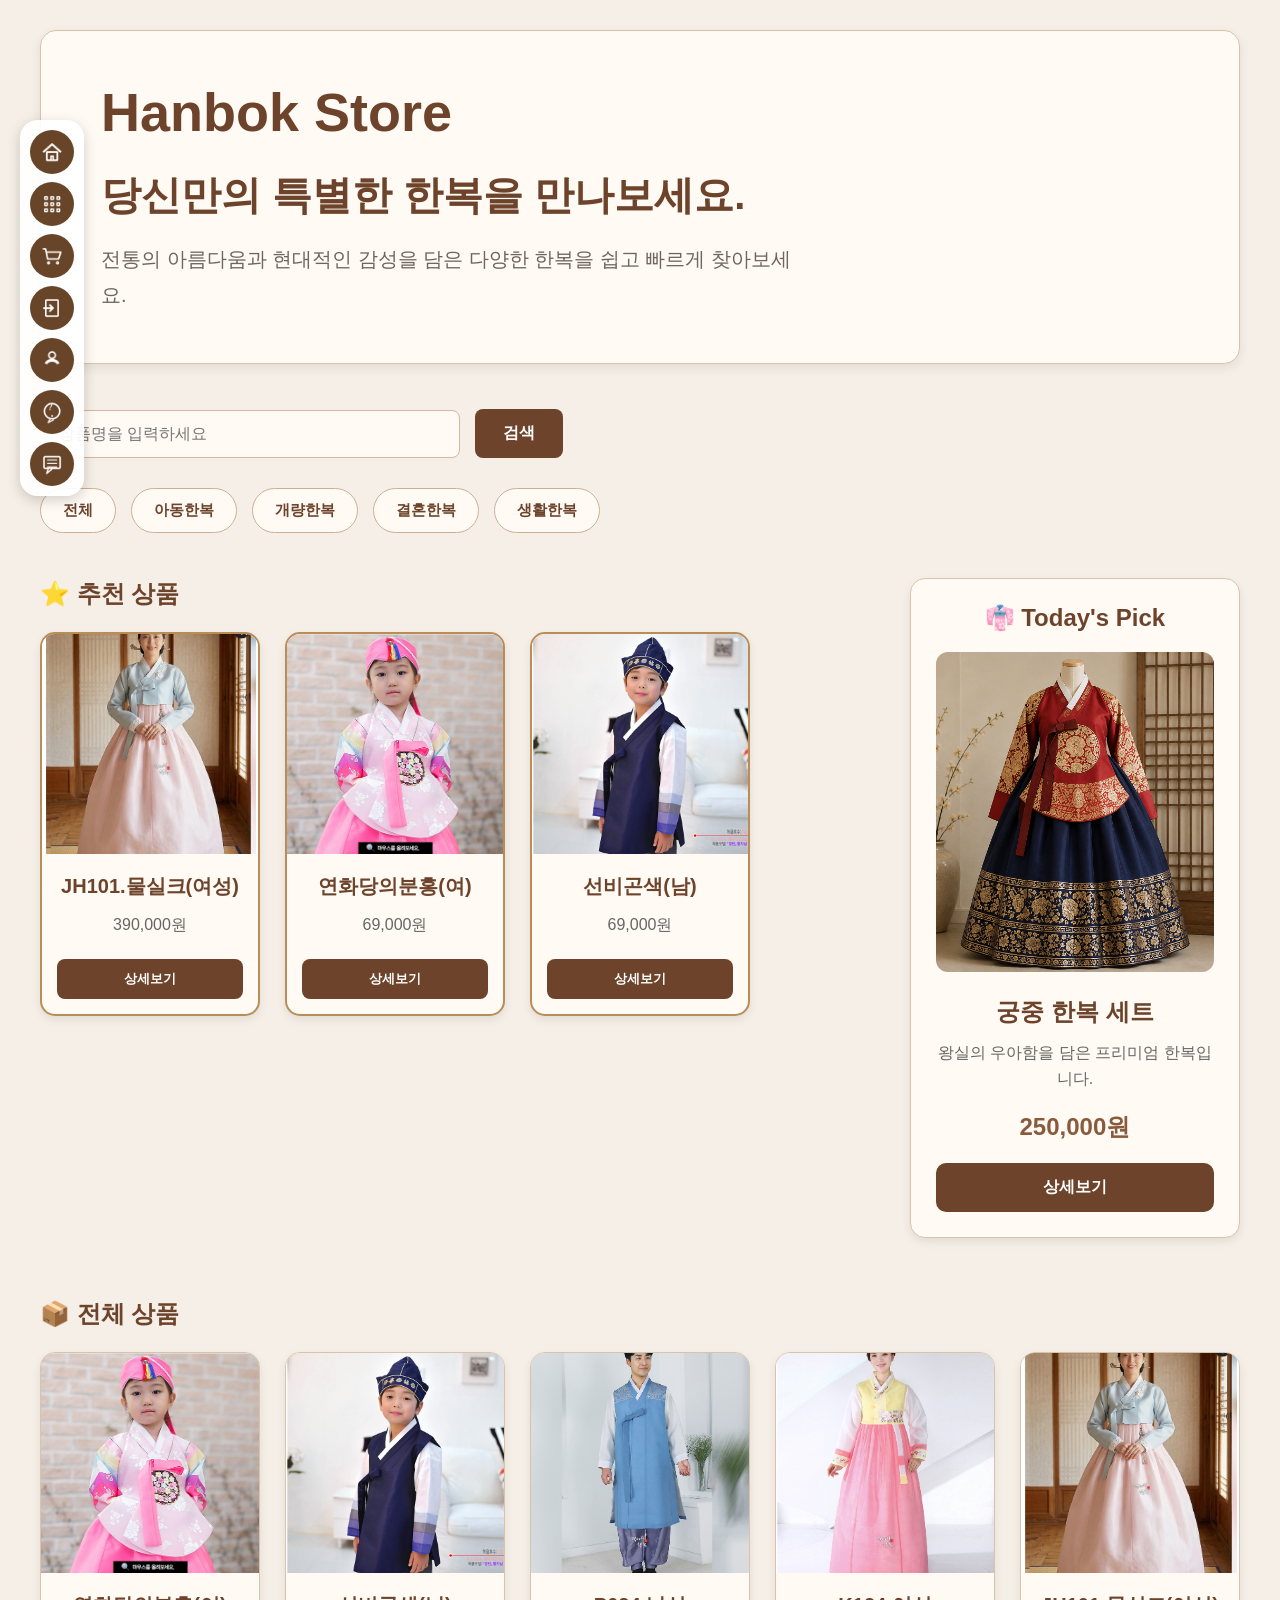
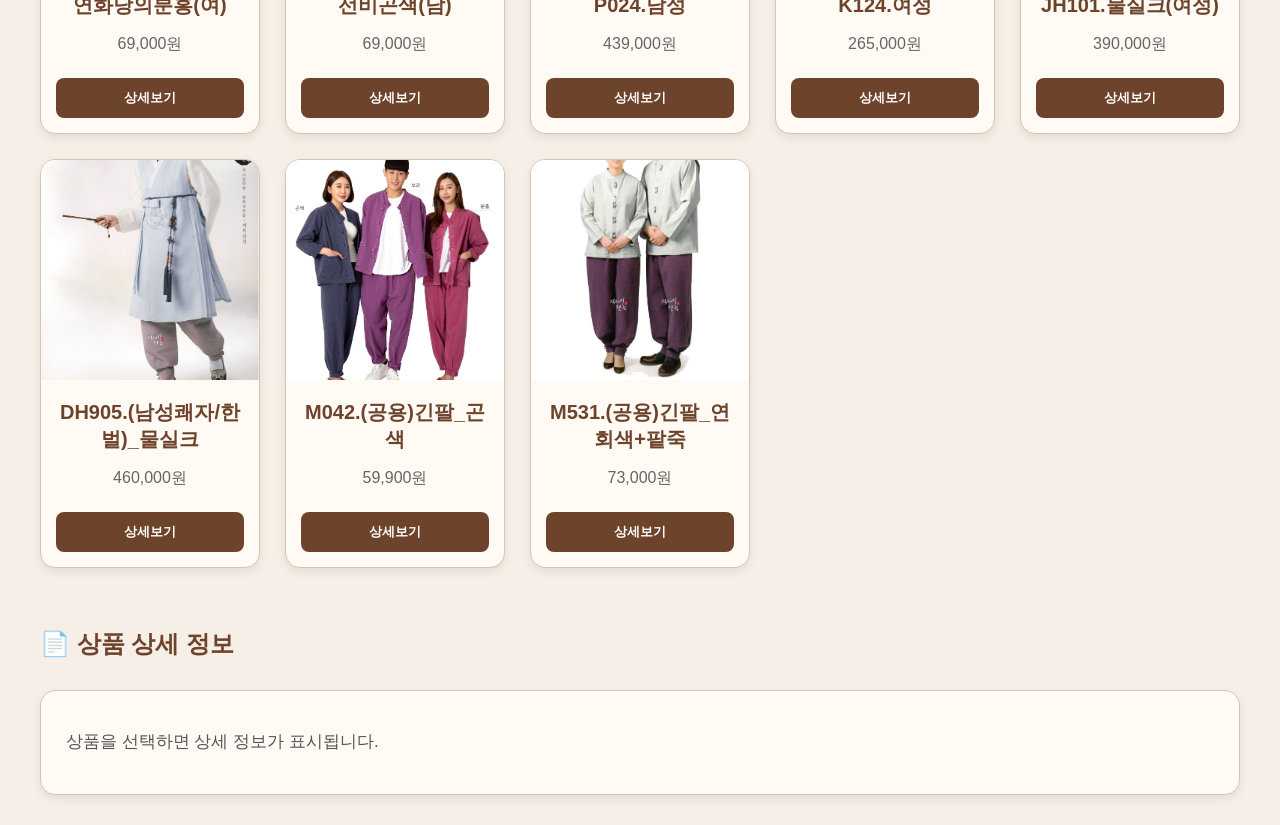
<file: html/index.html>
<!DOCTYPE html>
<html lang="ko">
<head>
    <meta charset="UTF-8">
    <meta name="viewport" content="width=device-width, initial-scale=1.0">
    <title>Hanbok Store</title>
    <link rel="stylesheet" href="../css/floating-nav.css">
    <link rel="stylesheet" href="../css/index.css">
    <script src="../js/index.js" defer></script>
</head>
<body>
    <nav class="floating-nav">
  <a href="index.html">
    <img src="../image/icons/home.png" alt="Home">
  </a>

  <a href="products.html">
    <img src="../image/icons/category.png" alt="Category">
  </a>

  <a href="cart.html">
    <img src="../image/icons/cart.png" alt="Cart">
  </a>

  <a href="login.html">
    <img src="../image/icons/login.png" alt="Login">
  </a>

  <a href="mypage.html">
    <img src="../image/icons/mypage.png" alt="Mypage">
  </a>

  <a href="qna.html">
    <img src="../image/icons/qna.png" alt="Q&A">
  </a>

  <a href="review.html">
    <img src="../image/icons/review.png" alt="Review">
  </a>
</nav>

<div class="container">

    <!-- Header -->
    <header class="main-header">

        <div class="header-left">

            <h1>Hanbok Store</h1>

            <h2>당신만의 특별한 한복을 만나보세요.</h2>

            <p>
                전통의 아름다움과 현대적인 감성을 담은
                다양한 한복을 쉽고 빠르게 찾아보세요.
            </p>

        </div>

    </header>

    <main>

        <!-- 검색 -->
        <section class="search-box">

            <input
                type="text"
                id="searchInput"
                placeholder="상품명을 입력하세요">

            <button id="searchBtn">
                검색
            </button>

        </section>

        <!-- 카테고리 -->
        <section class="category">

            <button class="categoryBtn" data-category="전체">전체</button>

            <button class="categoryBtn" data-category="아동한복">아동한복</button>

            <button class="categoryBtn" data-category="개량한복">개량한복</button>

            <button class="categoryBtn" data-category="결혼한복">결혼한복</button>

            <button class="categoryBtn" data-category="생활한복">생활한복</button>

        </section>

        <!-- 추천상품 + Today's Pick -->
        <section class="main-product-area">

            <!-- 추천상품 -->
            <div class="recommend-section">

                <h2>⭐ 추천 상품</h2>

                <div id="recommendList" class="card-wrap">

                </div>

            </div>

            <!-- Today's Pick -->
            <aside class="today-pick">

                <h2>👘 Today's Pick</h2>

                <div class="pick-card">

                    <img src="../image/hanbok1.png" alt="Today's Pick">

                    <h3>궁중 한복 세트</h3>

                    <p>
                        왕실의 우아함을 담은
                        프리미엄 한복입니다.
                    </p>

                    <strong>250,000원</strong>

                    <button type="button">
                        상세보기
                    </button>

                </div>

            </aside>

        </section>

        <!-- 전체 상품 -->
        <section class="product-section">

            <h2>📦 전체 상품</h2>

            <div id="productList" class="card-wrap">

            </div>

        </section>

        <!-- 상세보기 -->
        <section class="detail-section">

            <h2>📄 상품 상세 정보</h2>

            <div id="detail">

                <p>
                    상품을 선택하면 상세 정보가 표시됩니다.
                </p>

            </div>

        </section>

    </main>

</div>

</body>
</html>
</file>
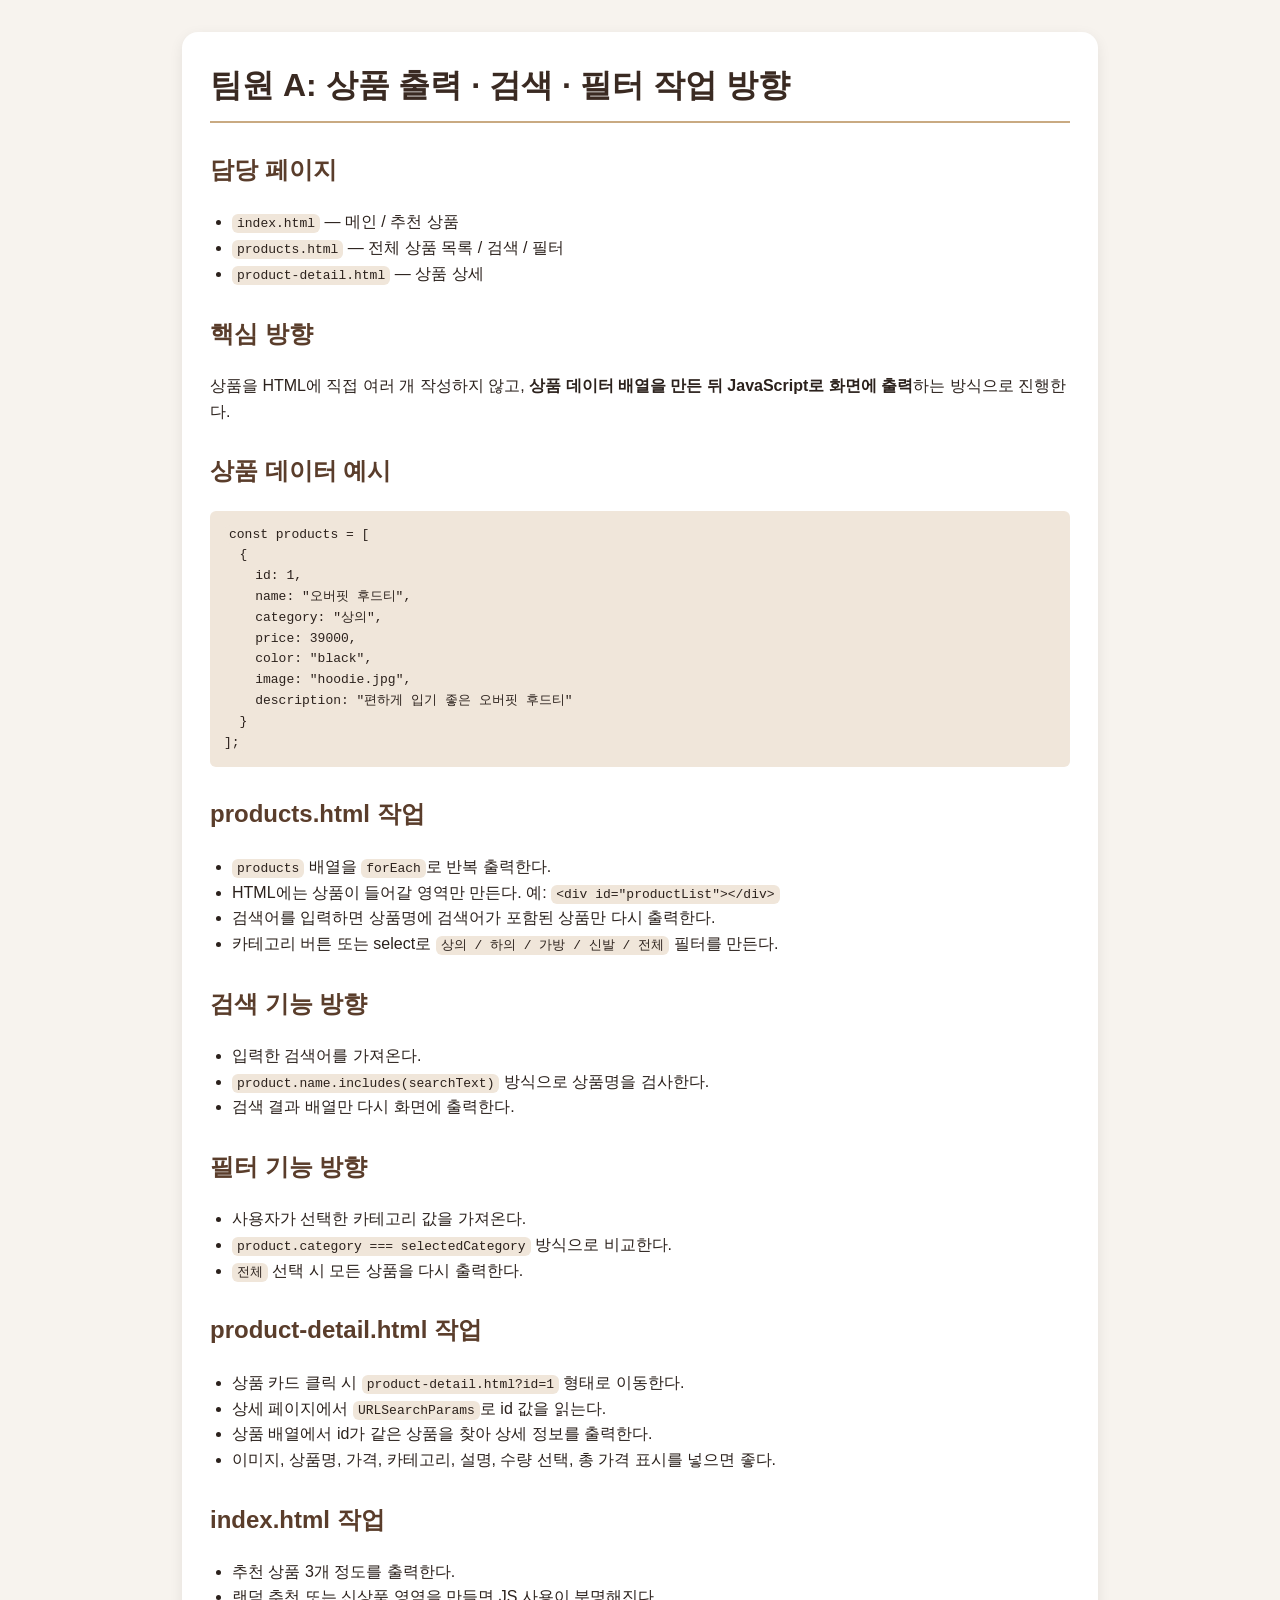
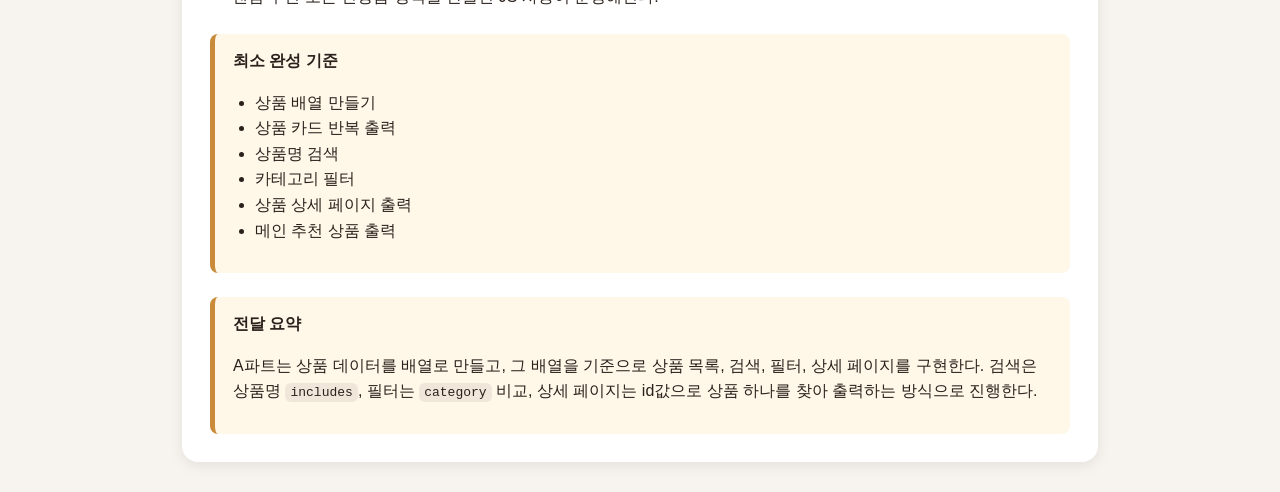
<file: docs/team_a_product_direction.html>
<!DOCTYPE html>
<html lang="ko">
<head>
  <meta charset="UTF-8">
  <meta name="viewport" content="width=device-width, initial-scale=1.0">
  <title>팀원 A 상품 파트 작업 방향</title>
  <style>
    body {
      font-family: Arial, "Noto Sans KR", sans-serif;
      line-height: 1.6;
      margin: 0;
      padding: 32px;
      background: #f7f3ee;
      color: #2b211c;
    }
    main {
      max-width: 860px;
      margin: 0 auto;
      padding: 28px;
      background: #fff;
      border-radius: 16px;
      box-shadow: 0 4px 14px rgba(0,0,0,0.08);
    }
    h1 {
      margin-top: 0;
      color: #3a2a22;
      border-bottom: 2px solid #c9aa82;
      padding-bottom: 10px;
    }
    h2 {
      margin-top: 28px;
      color: #5a3d2b;
    }
    ul {
      padding-left: 22px;
    }
    code, pre {
      background: #f0e6da;
      border-radius: 6px;
    }
    code {
      padding: 2px 5px;
    }
    pre {
      padding: 14px;
      overflow-x: auto;
    }
    .summary {
      background: #fff7e8;
      border-left: 5px solid #c98b3a;
      padding: 14px 18px;
      margin-top: 24px;
      border-radius: 8px;
    }
  </style>
</head>
<body>
  <main>
    <h1>팀원 A: 상품 출력 · 검색 · 필터 작업 방향</h1>

    <h2>담당 페이지</h2>
    <ul>
      <li><code>index.html</code> — 메인 / 추천 상품</li>
      <li><code>products.html</code> — 전체 상품 목록 / 검색 / 필터</li>
      <li><code>product-detail.html</code> — 상품 상세</li>
    </ul>

    <h2>핵심 방향</h2>
    <p>
      상품을 HTML에 직접 여러 개 작성하지 않고,
      <strong>상품 데이터 배열을 만든 뒤 JavaScript로 화면에 출력</strong>하는 방식으로 진행한다.
    </p>

    <h2>상품 데이터 예시</h2>
    <pre><code>const products = [
  {
    id: 1,
    name: "오버핏 후드티",
    category: "상의",
    price: 39000,
    color: "black",
    image: "hoodie.jpg",
    description: "편하게 입기 좋은 오버핏 후드티"
  }
];</code></pre>

    <h2>products.html 작업</h2>
    <ul>
      <li><code>products</code> 배열을 <code>forEach</code>로 반복 출력한다.</li>
      <li>HTML에는 상품이 들어갈 영역만 만든다. 예: <code>&lt;div id="productList"&gt;&lt;/div&gt;</code></li>
      <li>검색어를 입력하면 상품명에 검색어가 포함된 상품만 다시 출력한다.</li>
      <li>카테고리 버튼 또는 select로 <code>상의 / 하의 / 가방 / 신발 / 전체</code> 필터를 만든다.</li>
    </ul>

    <h2>검색 기능 방향</h2>
    <ul>
      <li>입력한 검색어를 가져온다.</li>
      <li><code>product.name.includes(searchText)</code> 방식으로 상품명을 검사한다.</li>
      <li>검색 결과 배열만 다시 화면에 출력한다.</li>
    </ul>

    <h2>필터 기능 방향</h2>
    <ul>
      <li>사용자가 선택한 카테고리 값을 가져온다.</li>
      <li><code>product.category === selectedCategory</code> 방식으로 비교한다.</li>
      <li><code>전체</code> 선택 시 모든 상품을 다시 출력한다.</li>
    </ul>

    <h2>product-detail.html 작업</h2>
    <ul>
      <li>상품 카드 클릭 시 <code>product-detail.html?id=1</code> 형태로 이동한다.</li>
      <li>상세 페이지에서 <code>URLSearchParams</code>로 id 값을 읽는다.</li>
      <li>상품 배열에서 id가 같은 상품을 찾아 상세 정보를 출력한다.</li>
      <li>이미지, 상품명, 가격, 카테고리, 설명, 수량 선택, 총 가격 표시를 넣으면 좋다.</li>
    </ul>

    <h2>index.html 작업</h2>
    <ul>
      <li>추천 상품 3개 정도를 출력한다.</li>
      <li>랜덤 추천 또는 신상품 영역을 만들면 JS 사용이 분명해진다.</li>
    </ul>

    <div class="summary">
      <strong>최소 완성 기준</strong>
      <ul>
        <li>상품 배열 만들기</li>
        <li>상품 카드 반복 출력</li>
        <li>상품명 검색</li>
        <li>카테고리 필터</li>
        <li>상품 상세 페이지 출력</li>
        <li>메인 추천 상품 출력</li>
      </ul>
    </div>

    <div class="summary">
      <strong>전달 요약</strong>
      <p>
        A파트는 상품 데이터를 배열로 만들고, 그 배열을 기준으로 상품 목록, 검색, 필터, 상세 페이지를 구현한다.
        검색은 상품명 <code>includes</code>, 필터는 <code>category</code> 비교, 상세 페이지는 id값으로 상품 하나를 찾아 출력하는 방식으로 진행한다.
      </p>
    </div>
  </main>
</body>
</html>
</file>
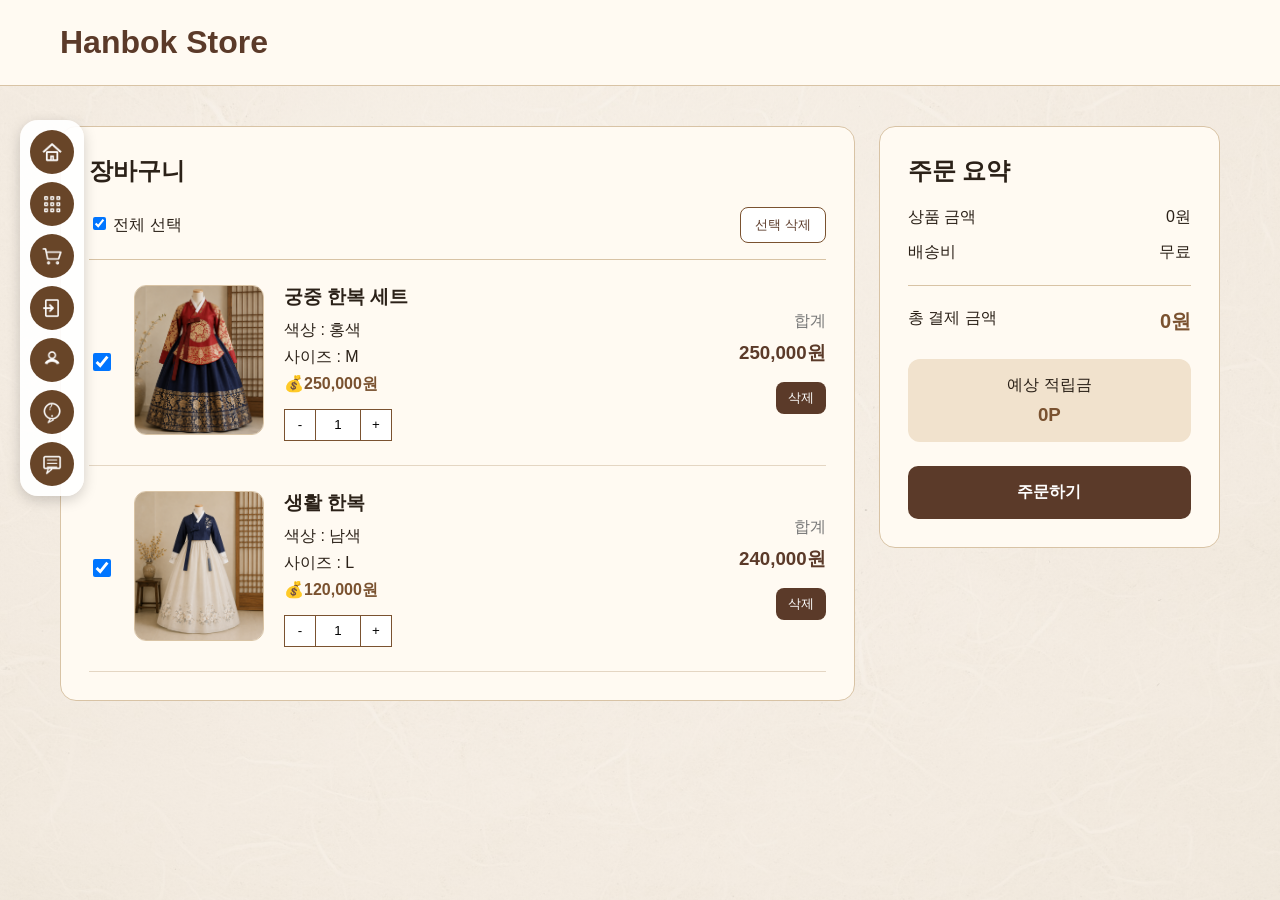
<file: html/cart.html>
<!DOCTYPE html>
<html lang="ko">
<head>
    <meta charset="UTF-8">
    <meta name="viewport" content="width=device-width, initial-scale=1.0">
    <title>Hanbok Store - Cart</title>
    <link rel="stylesheet" href="../css/floating-nav.css">
    <link rel="stylesheet" href="../css/cart.css">
    <script src="../js/cart.js" defer></script>
</head>
<body>
    <nav class="floating-nav">
  <a href="index.html">
    <img src="../image/icons/home.png" alt="Home">
  </a>

  <a href="products.html">
    <img src="../image/icons/category.png" alt="Category">
  </a>

  <a href="cart.html">
    <img src="../image/icons/cart.png" alt="Cart">
  </a>

  <a href="login.html">
    <img src="../image/icons/login.png" alt="Login">
  </a>

  <a href="mypage.html">
    <img src="../image/icons/mypage.png" alt="Mypage">
  </a>

  <a href="qna.html">
    <img src="../image/icons/qna.png" alt="Q&A">
  </a>

  <a href="review.html">
    <img src="../image/icons/review.png" alt="Review">
  </a>
</nav>

    <header class="cart-header">
        <h1>Hanbok Store</h1>
    </header>

    <main class="cart-page">

        <section class="cart-section">
            <h2>장바구니</h2>

            <div class="cart-top">
                <label>
                    <input type="checkbox" id="allCheck" checked>
                    전체 선택
                </label>

                <button type="button" id="deleteButton">
                    선택 삭제
                </button>
            </div>

            <div class="cart-item">
                <input type="checkbox" class="item-check" checked>

                <div class="item-image">
                    <img src="../image/hanbok1.png" alt="궁중 한복 세트">
                </div>

                <div class="item-info">
                    <h3>궁중 한복 세트</h3>
                    <p>색상 : 홍색</p>
                    <p>사이즈 : M</p>
                    <p class="price">💰250,000</p>

                    <div class="quantity-box">
                        <button type="button" class="minus-button">-</button>
                        <input type="text" class="quantity-input" value="1" readonly>
                        <button type="button" class="plus-button">+</button>
                    </div>
                </div>

                <div class="item-total">
                    <p>합계</p>
                    <h3 class="item-price-total">250,000원</h3>
                    <button type="button" class="remove-button">삭제</button>
                </div>
            </div>

            <div class="cart-item">
                <input type="checkbox" class="item-check" checked>

                <div class="item-image">
                    <img src="../image/hanbok2.png" alt="생활 한복">
                </div>

                <div class="item-info">
                    <h3>생활 한복</h3>
                    <p>색상 : 남색</p>
                    <p>사이즈 : L</p>
                    <p class="price">💰120,000</p>

                    <div class="quantity-box">
                        <button type="button" class="minus-button">-</button>
                        <input type="text" class="quantity-input" value="1" readonly>
                        <button type="button" class="plus-button">+</button>
                    </div>
                </div>

                <div class="item-total">
                    <p>합계</p>
                    <h3 class="item-price-total">240,000원</h3>
                    <button type="button" class="remove-button">삭제</button>
                </div>
            </div>
        </section>

        <aside class="payment-box">
            <h2>주문 요약</h2>

            <div class="price-info">
                <p>
                    <span>상품 금액</span>
                    <span id="productPrice">0원</span>
                </p>

                <p>
                    <span>배송비</span>
                    <span id="deliveryPrice">무료</span>
                </p>

                <hr>

                <p class="total-price">
                    <span>총 결제 금액</span>
                    <strong id="totalPrice">0원</strong>
                </p>
            </div>

            <div class="point-box">
                <p>예상 적립금</p>
                <h3 id="point">0P</h3>
            </div>

            <button type="button" id="orderButton" onclick="location.href='order.html'">
                주문하기
            </button>
        </aside>

    </main>

</body>
</html>
</file>
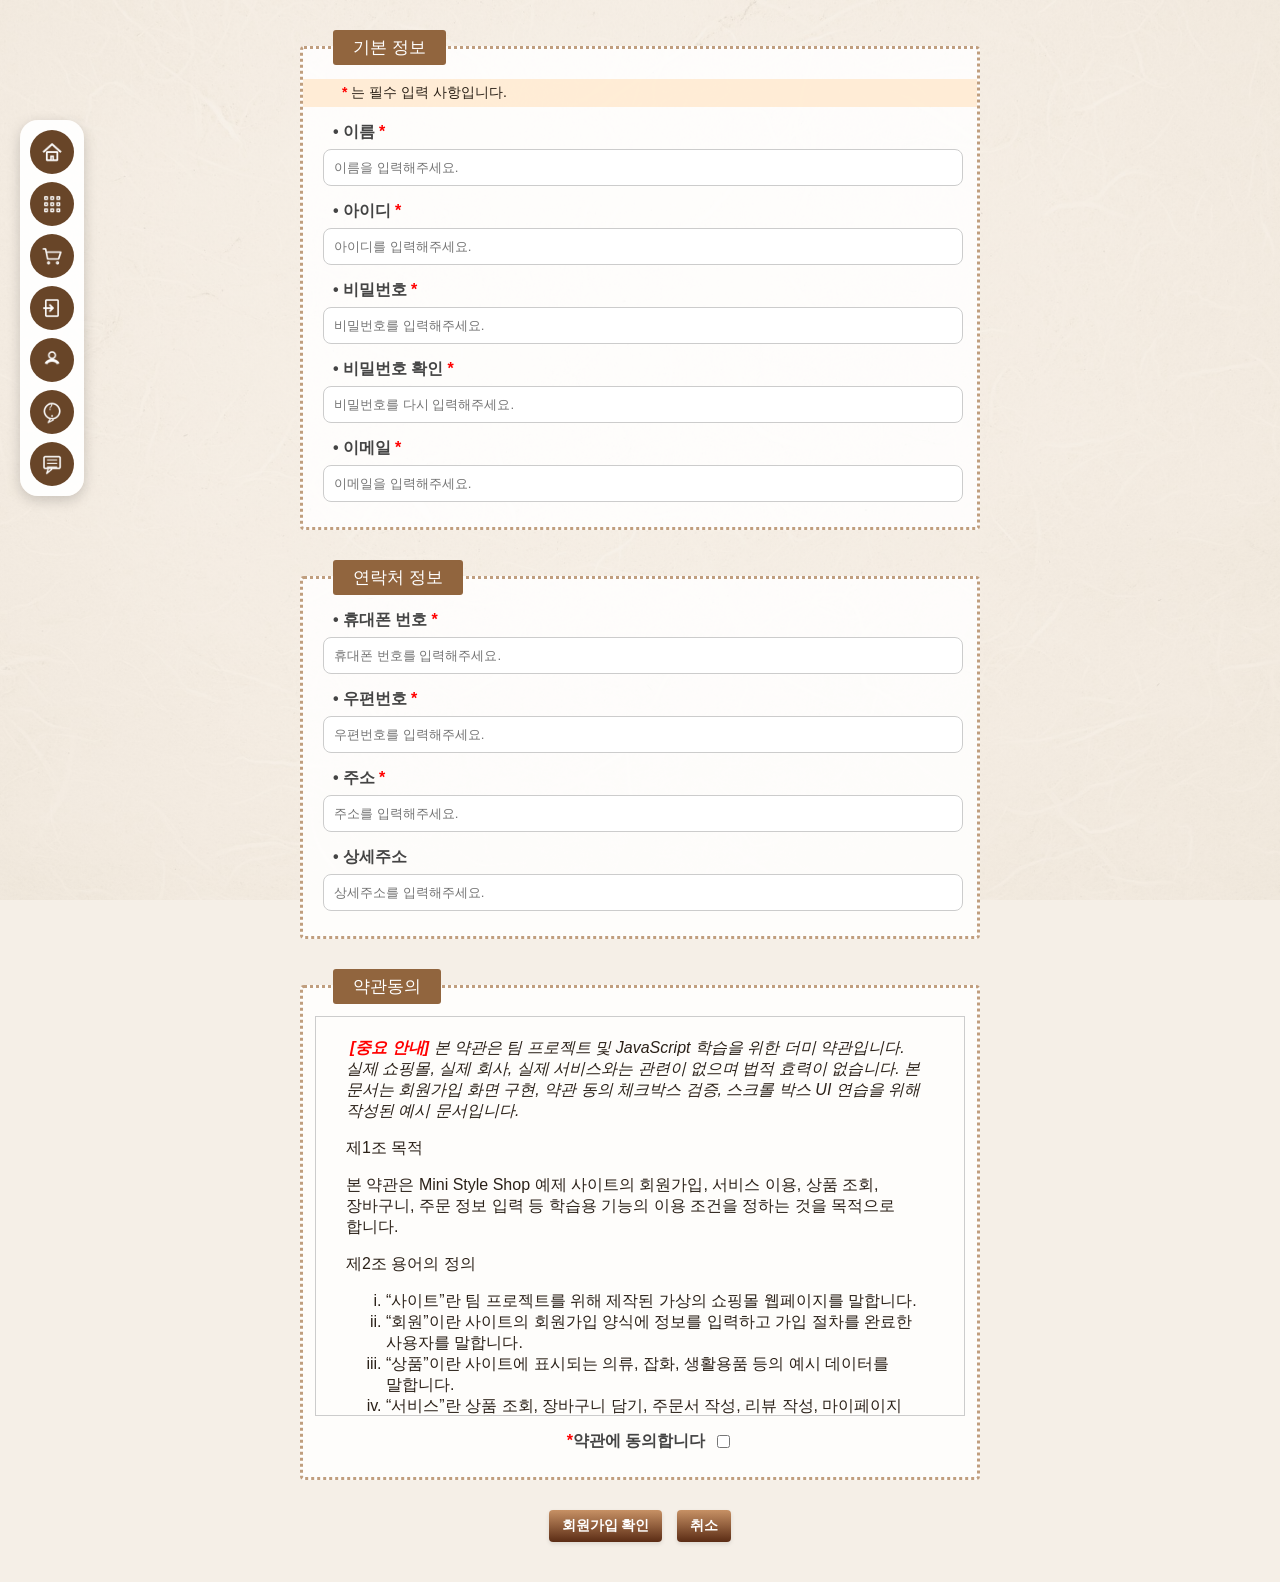
<file: html/join.html>
<!doctype html>
<html lang="ko">
  <head>
    <meta charset="UTF-8" />
    <meta name="viewport" content="width=device-width, initial-scale=1.0" />
    <link rel="stylesheet" href="../css/floating-nav.css" />
    <link rel="stylesheet" href="../css/commonforloginjoinmypage.css" />
    <link rel="stylesheet" href="../css/join.css" />
    <script src="../js/join.js" defer></script>
    <title>회원가입</title>
  </head>
  <body>
    <div class="join-container">
      <!-- 회원가입 전체 폼 시작 -->
      <form id="joinForm">
        <fieldset class="join-box">
          <legend>기본 정보</legend>
          <p class="required-guide">
            <span class="required">*</span> 는 필수 입력 사항입니다.
          </p>

          <div class="join-box__input">
            <label for="userName">이름<span class="required">*</span></label>
            <input
              type="text"
              id="userName"
              name="userName"
              placeholder="이름을 입력해주세요."
            />
          </div>

          <div class="join-box__input">
            <label for="userId">아이디<span class="required">*</span></label>
            <input
              type="text"
              id="userId"
              name="userId"
              placeholder="아이디를 입력해주세요."
            />
          </div>

          <div class="join-box__input">
            <label for="userPw">비밀번호<span class="required">*</span></label>
            <input
              type="password"
              id="userPw"
              name="userPw"
              placeholder="비밀번호를 입력해주세요."
            />
          </div>

          <div class="join-box__input">
            <label for="userPwCheck"
              >비밀번호 확인<span class="required">*</span></label
            >
            <input
              type="password"
              id="userPwCheck"
              name="userPwCheck"
              placeholder="비밀번호를 다시 입력해주세요."
            />
          </div>

          <div class="join-box__input">
            <label for="email">이메일<span class="required">*</span></label>
            <input
              type="email"
              id="email"
              name="email"
              placeholder="이메일을 입력해주세요."
            />
          </div>
        </fieldset>

        <fieldset class="join-box">
          <legend>연락처 정보</legend>
          <div class="join-box__input">
            <label for="phone"
              >휴대폰 번호<span class="required">*</span></label
            >
            <input
              type="tel"
              id="phone"
              name="phone"
              placeholder="휴대폰 번호를 입력해주세요."
            />
          </div>

          <div class="join-box__input">
            <label for="postcode"
              >우편번호<span class="required">*</span></label
            >
            <input
              type="text"
              id="postcode"
              name="postcode"
              placeholder="우편번호를 입력해주세요."
            />
          </div>

          <div class="join-box__input">
            <label for="address">주소<span class="required">*</span></label>
            <input
              type="text"
              id="address"
              name="address"
              placeholder="주소를 입력해주세요."
            />
          </div>
          <div class="join-box__input">
            <label for="detailAddress">상세주소</label>
            <input
              type="text"
              id="detailAddress"
              name="detailAddress"
              placeholder="상세주소를 입력해주세요."
            />
          </div>
        </fieldset>

        <fieldset class="join-box">
          <legend>약관동의</legend>
          <div class="agreement" id="agreementBox">
            <p class="agreement-is-not-real">
              <span class="required">[중요 안내]</span> 본 약관은 팀 프로젝트 및
              JavaScript 학습을 위한 더미 약관입니다. 실제 쇼핑몰, 실제 회사,
              실제 서비스와는 관련이 없으며 법적 효력이 없습니다. 본 문서는
              회원가입 화면 구현, 약관 동의 체크박스 검증, 스크롤 박스 UI 연습을
              위해 작성된 예시 문서입니다.
            </p>

            <p class="agreement-title">제1조 목적</p>
            <p>
              본 약관은 Mini Style Shop 예제 사이트의 회원가입, 서비스 이용,
              상품 조회, 장바구니, 주문 정보 입력 등 학습용 기능의 이용 조건을
              정하는 것을 목적으로 합니다.
            </p>

            <p class="agreement-title">제2조 용어의 정의</p>

            <ol type="i">
              <li>
                “사이트”란 팀 프로젝트를 위해 제작된 가상의 쇼핑몰 웹페이지를
                말합니다.
              </li>
              <li>
                “회원”이란 사이트의 회원가입 양식에 정보를 입력하고 가입 절차를
                완료한 사용자를 말합니다.
              </li>
              <li>
                “상품”이란 사이트에 표시되는 의류, 잡화, 생활용품 등의 예시
                데이터를 말합니다.
              </li>
              <li>
                “서비스”란 상품 조회, 장바구니 담기, 주문서 작성, 리뷰 작성,
                마이페이지 확인 등의 학습용 기능을 말합니다.
              </li>
            </ol>

            <p class="agreement-title">제3조 약관의 효력</p>
            <p>
              본 약관은 회원가입 화면에 표시됨으로써 효력이 있는 것처럼
              구성되지만, 실제 법적 효력은 없습니다. 사용자는 본 약관이 프로젝트
              과제용 더미 문서임을 이해한 후 동의 여부를 선택합니다.
            </p>

            <p class="agreement-title">제4조 회원가입</p>

            <p>
              사용자는 이름, 아이디, 비밀번호, 이메일, 연락처, 주소 등의 정보를
              입력하여 회원가입을 진행할 수 있습니다. 필수 항목을 입력하지 않은
              경우 회원가입이 제한될 수 있습니다. 입력한 정보는 실제 서버로
              전송되지 않으며, 브라우저의 localStorage에 학습 목적으로 저장될 수
              있습니다. 사용자는 실제 개인정보가 아닌 예시 정보를 입력하는 것을
              권장합니다.
            </p>

            <p class="agreement-title">제5조 아이디 및 비밀번호 관리</p>

            <p>
              회원은 본인이 입력한 아이디와 비밀번호를 사용하여 로그인할 수
              있습니다. 본 프로젝트에서는 보안 처리가 적용되지 않으므로 실제
              사용하는 비밀번호를 입력하지 않아야 합니다. 비밀번호 확인 기능은
              입력값 일치 여부를 확인하기 위한 JavaScript 검증 연습 목적으로
              사용됩니다.
            </p>

            <p class="agreement-title">제6조 소셜 로그인 예시</p>

            <p>
              카카오, 네이버, 구글 로그인 버튼은 실제 소셜 로그인 연동이 아닌
              더미 기능입니다. 각 버튼은 예제 아이디와 예제 비밀번호를
              입력하거나, 예제 회원 정보로 로그인된 것처럼 처리될 수 있습니다.
              소셜 로그인으로 생성된 회원 정보 중 플랫폼에서 제공되지 않는
              정보는 기본 예시 데이터로 대체됩니다.
            </p>

            <p class="agreement-title">제7조 주소 정보</p>

            <p>
              회원가입 시 입력한 주소는 마이페이지에서 기본 주소로 표시될 수
              있습니다. 상세주소는 선택 항목이며, 입력하지 않아도 회원가입을
              진행할 수 있습니다. 본 사이트는 실제 배송을 수행하지 않으며, 주소
              정보는 화면 출력 및 데이터 저장 연습을 위한 예시 정보입니다.
            </p>

            <p class="agreement-title">제8조 서비스 이용</p>

            <p>
              회원은 사이트 내 상품 목록을 확인하고, 장바구니 또는 주문 관련
              기능을 사용할 수 있습니다. 사이트에 표시되는 상품명, 가격, 이미지,
              재고 등은 모두 예시 데이터입니다. 실제 결제, 배송, 환불, 교환은
              이루어지지 않습니다.
            </p>

            <p class="agreement-title">제9조 회원 정보의 표시</p>

            <p>
              회원가입 또는 로그인 후 마이페이지에서 이름, 아이디, 이메일,
              연락처, 주소, 가입 방식 등의 정보가 표시될 수 있습니다. 표시되는
              정보는 사용자가 입력한 값 또는 더미 로그인 기능을 통해 생성된 예시
              값입니다. 본 프로젝트는 실제 개인정보 관리 기능을 제공하지
              않습니다.
            </p>

            <p class="agreement-title">제10조 개인정보 처리</p>

            <p>
              본 사이트는 실제 개인정보를 수집하거나 외부 서버에 저장하지
              않습니다. 입력한 정보는 브라우저 저장소에 남을 수 있으므로, 공용
              컴퓨터에서는 사용 후 데이터를 삭제하는 것을 권장합니다.
              localStorage에 저장된 정보는 브라우저 개발자 도구 또는 사이트
              기능을 통해 삭제될 수 있습니다.
            </p>

            <p class="agreement-title">제11조 이용 제한</p>

            <p>
              다음 각 호에 해당하는 경우 사이트 기능 이용이 제한될 수 있습니다.
            </p>

            <ul>
              <li>필수 입력값을 누락한 경우</li>
              <li>비밀번호와 비밀번호 확인 값이 일치하지 않는 경우</li>
              <li>약관 동의 체크박스를 선택하지 않은 경우</li>
              <li>올바르지 않은 형식의 이메일 또는 연락처를 입력한 경우</li>
              <li>프로젝트 목적과 맞지 않는 비정상적인 입력값을 사용한 경우</li>
            </ul>

            <p class="agreement-title">제12조 책임의 제한</p>
            <p>
              본 사이트는 학습용 프로젝트이므로 실제 쇼핑몰 서비스 수준의 보안,
              결제, 배송, 고객 지원 기능을 제공하지 않습니다. 사용자는 본
              사이트의 모든 기능이 예시 구현임을 이해하고 이용해야 합니다.
            </p>

            <p class="agreement-title">제13조 약관의 변경</p>
            <p>
              본 약관은 팀 프로젝트 진행 상황에 따라 임의로 수정될 수 있습니다.
              수정된 약관은 화면에 표시되는 즉시 적용되는 것으로 간주합니다. 단,
              본 약관은 실제 법적 효력을 가지지 않습니다.
            </p>

            <p class="agreement-title">제14조 기타</p>
            <p>
              본 약관에 명시되지 않은 사항은 팀 프로젝트의 구현 목적과 수업 진행
              기준에 따릅니다. 본 문서는 실제 약관이 아니며, 화면 구성과
              JavaScript 검증 학습을 위한 예시 자료입니다.
            </p>

            <p class="agreement-title">부칙</p>
            <p>
              본 더미 약관은 프로젝트 제작일로부터 적용되는 것으로 표시되며,
              실제 서비스 약관으로 사용할 수 없습니다.
            </p>
          </div>

          <div class="join-box__input agree-row">
            <label for="agreeCheck" id="agreeCheckNoContent"
              ><span class="required">*</span>약관에 동의합니다</label
            >
            <input type="checkbox" id="agreeCheck" name="agreeCheck" />
          </div>
        </fieldset>
        <div class="join-button-box">
          <button type="submit" id="joinBtn">회원가입 확인</button>
          <button type="reset" id="resetBtn">취소</button>
        </div>
      </form>
    </div>
    <nav class="floating-nav">
      <a href="index.html">
        <img src="../image/icons/home.png" alt="Home" />
      </a>

      <a href="products.html">
        <img src="../image/icons/category.png" alt="Category" />
      </a>

      <a href="cart.html">
        <img src="../image/icons/cart.png" alt="Cart" />
      </a>

      <a href="login.html">
        <img src="../image/icons/login.png" alt="Login" />
      </a>

      <a href="mypage.html">
        <img src="../image/icons/mypage.png" alt="Mypage" />
      </a>

      <a href="qna.html">
        <img src="../image/icons/qna.png" alt="Q&A" />
      </a>

      <a href="review.html">
        <img src="../image/icons/review.png" alt="Review" />
      </a>
    </nav>
  </body>
</html>
</file>
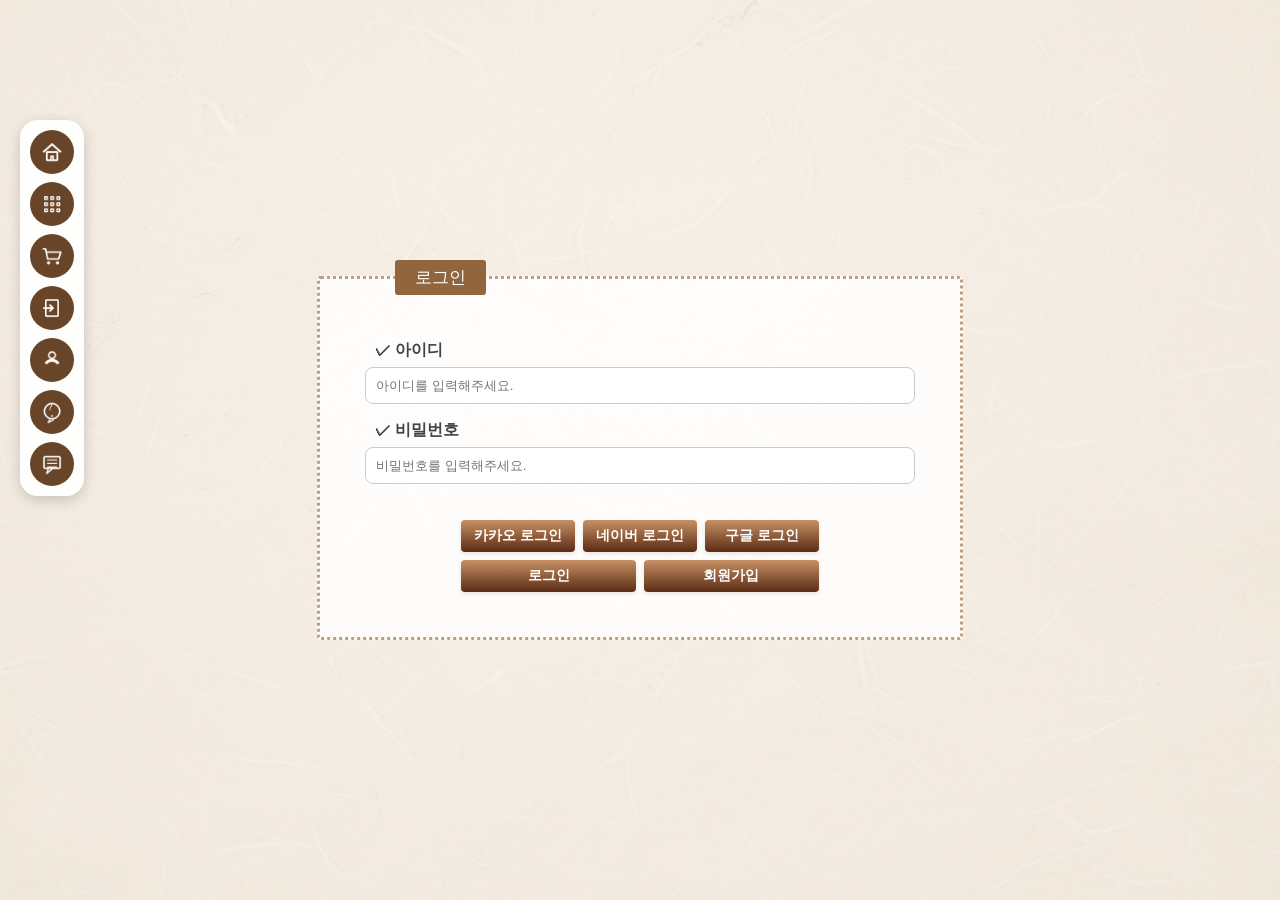
<file: html/login.html>
<!doctype html>
<html lang="ko">
  <head>
    <meta charset="UTF-8" />
    <meta name="viewport" content="width=device-width, initial-scale=1.0" />
    <link rel="stylesheet" href="../css/floating-nav.css" />
    <link rel="stylesheet" href="../css/commonforloginjoinmypage.css" />
    <link rel="stylesheet" href="../css/login.css" />
    <script src="../js/login.js" defer></script>
    <title>로그인</title>
  </head>

  <body>
    <div class="login-container">
      <form id="loginForm">
        <fieldset class="login-box">
          <legend>로그인</legend>

          <div class="login-box__input">
            <label for="loginId">아이디</label>
            <input
              type="text"
              id="loginId"
              name="loginId"
              placeholder="아이디를 입력해주세요."
            />
          </div>

          <div class="login-box__input">
            <label for="loginPw">비밀번호</label>
            <input
              type="password"
              id="loginPw"
              name="loginPw"
              placeholder="비밀번호를 입력해주세요."
            />
          </div>
          <div class="button-container">
            <div class="social-login">
              <button type="button" id="kakaoLoginBtn">카카오 로그인</button>
              <button type="button" id="naverLoginBtn">네이버 로그인</button>
              <button type="button" id="googleLoginBtn">구글 로그인</button>
            </div>

            <div class="login-button-box">
              <button type="submit" id="loginBtn">로그인</button>
              <button type="button" id="registerBtn">회원가입</button>
            </div>
          </div>
        </fieldset>
      </form>
    </div>
    <nav class="floating-nav">
      <a href="index.html">
        <img src="../image/icons/home.png" alt="Home" />
      </a>

      <a href="products.html">
        <img src="../image/icons/category.png" alt="Category" />
      </a>

      <a href="cart.html">
        <img src="../image/icons/cart.png" alt="Cart" />
      </a>

      <a href="login.html">
        <img src="../image/icons/login.png" alt="Login" />
      </a>

      <a href="mypage.html">
        <img src="../image/icons/mypage.png" alt="Mypage" />
      </a>

      <a href="qna.html">
        <img src="../image/icons/qna.png" alt="Q&A" />
      </a>

      <a href="review.html">
        <img src="../image/icons/review.png" alt="Review" />
      </a>
    </nav>
  </body>
</html>
</file>
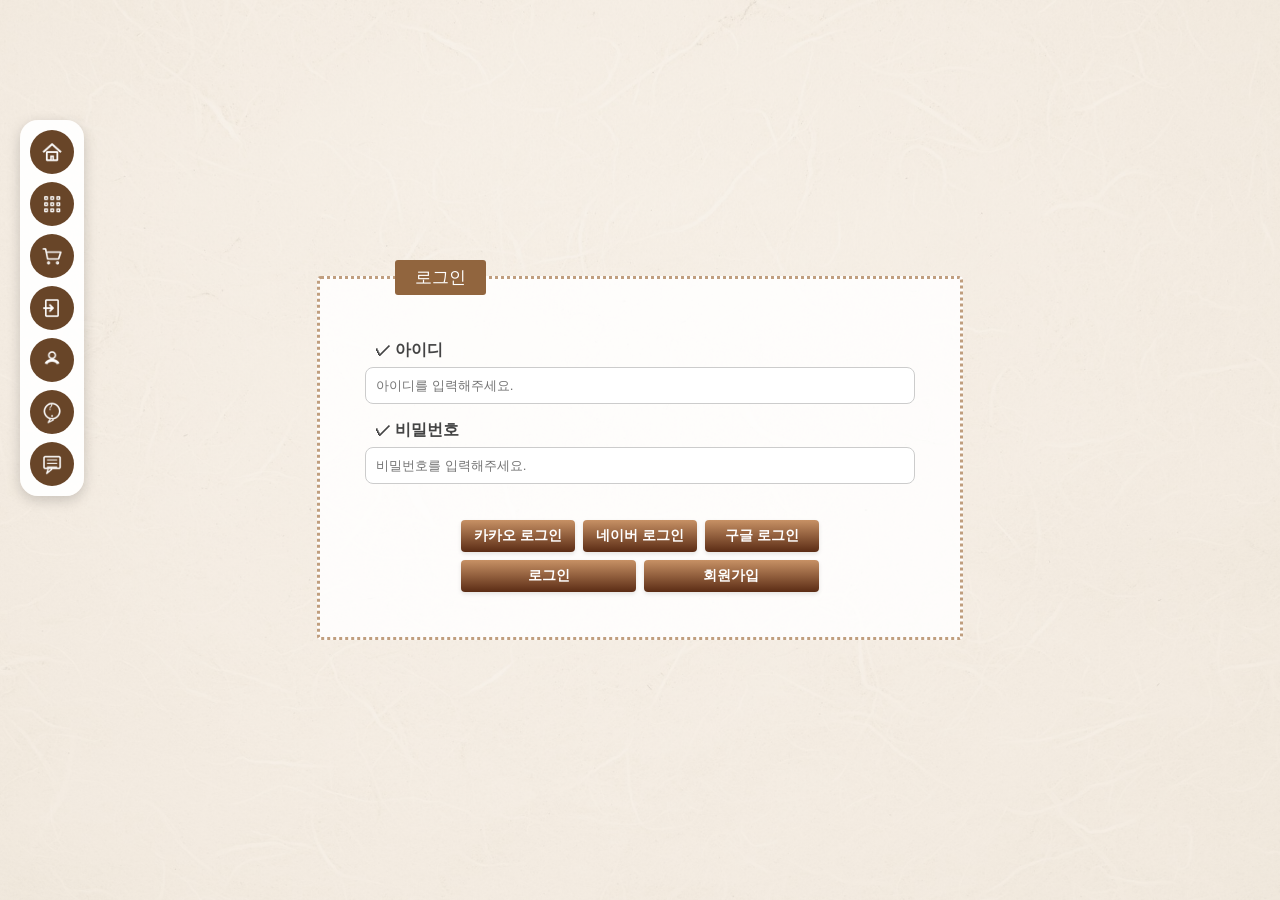
<file: html/mypage.html>
<!-- - div id="mypageBox"
- button id="logoutBtn" -->
<!doctype html>
<html lang="ko">
  <head>
    <meta charset="UTF-8" />
    <meta name="viewport" content="width=device-width, initial-scale=1.0" />
    <link rel="stylesheet" href="../css/floating-nav.css" />
    <link rel="stylesheet" href="../css/commonforloginjoinmypage.css" />
    <link rel="stylesheet" href="../css/mypage.css" />
    <script src="../js/mypage.js" defer></script>
    <title>마이페이지</title>
  </head>

  <body>
    <div class="mypage-container">
      <h1>입력정보</h1>
      <div class="mypage-box" id="mypageBox">
        <p class="mypage-item">이름: <span id="userName"></span></p>
        <p class="mypage-item">아이디: <span id="userId"></span></p>
        <p class="mypage-item">이메일: <span id="email"></span></p>
        <p class="mypage-item">전화번호: <span id="phoneNumber"></span></p>
        <p class="mypage-item">우편번호: <span id="postcode"></span></p>
        <p class="mypage-item">주소: <span id="address"></span></p>
        <p class="mypage-item">상세주소: <span id="detailAddress"></span></p>
        <p class="mypage-item">가입 유형: <span id="loginType"></span></p>
        <p class="mypage-item">가입 방식: <span id="provider"></span></p>
      </div>
      <button type="button" id="logoutBtn">로그아웃</button>
    </div>
    <nav class="floating-nav">
      <a href="index.html">
        <img src="../image/icons/home.png" alt="Home" />
      </a>

      <a href="products.html">
        <img src="../image/icons/category.png" alt="Category" />
      </a>

      <a href="cart.html">
        <img src="../image/icons/cart.png" alt="Cart" />
      </a>

      <a href="login.html">
        <img src="../image/icons/login.png" alt="Login" />
      </a>

      <a href="mypage.html">
        <img src="../image/icons/mypage.png" alt="Mypage" />
      </a>

      <a href="qna.html">
        <img src="../image/icons/qna.png" alt="Q&A" />
      </a>

      <a href="review.html">
        <img src="../image/icons/review.png" alt="Review" />
      </a>
    </nav>
  </body>
</html>
</file>
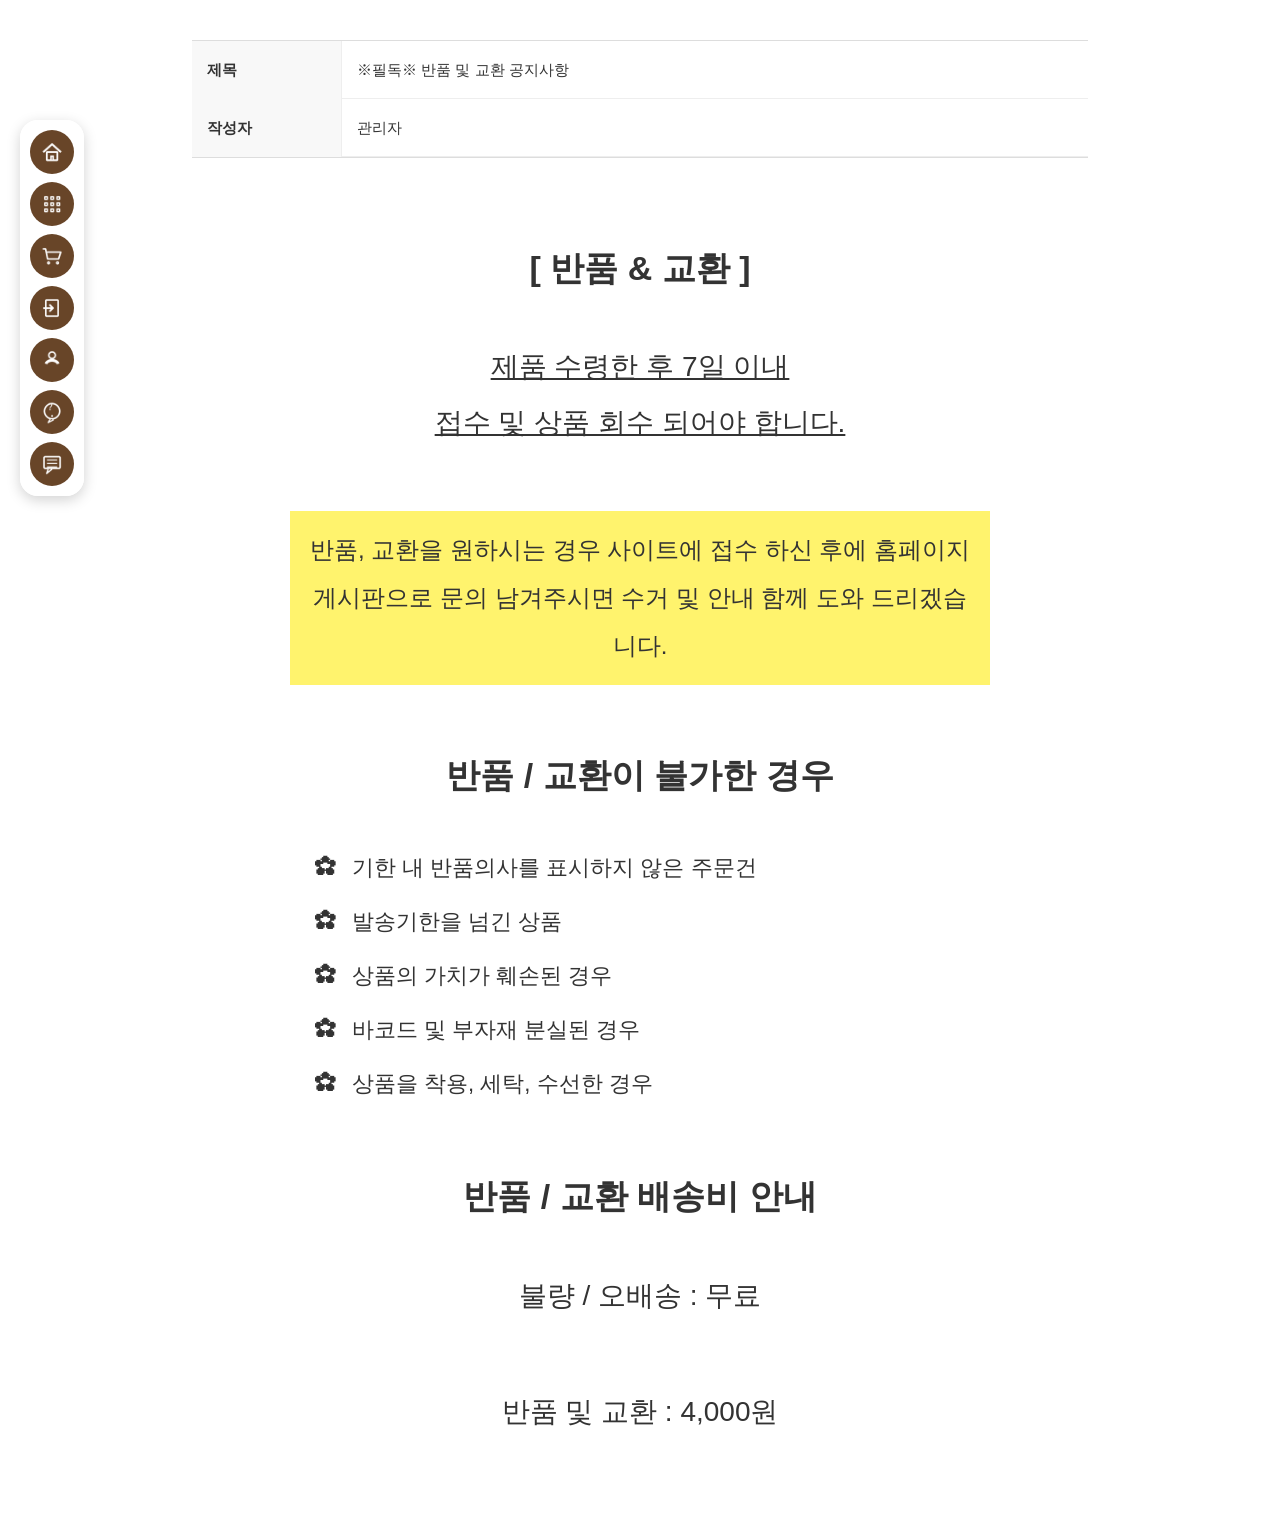
<file: html/notice.html>
<!DOCTYPE html>
<html lang="ko">
<head>
   <meta charset="UTF-8">
   <meta name="viewport" content="width=device-width, initial-scale=1.0">
   <title>Hanbok-store 공지사항</title>
   <link rel="stylesheet" href="../css/floating-nav.css" />
   <link rel="stylesheet" href="../css/notice.css">

</head>
<body>
   
   <nav class="floating-nav">
  <a href="index.html">
    <img src="../image/icons/home.png" alt="Home" />
  </a>

  <a href="products.html">
    <img src="../image/icons/category.png" alt="Category" />
  </a>

  <a href="cart.html">
    <img src="../image/icons/cart.png" alt="Cart" />
  </a>

  <a href="login.html">
    <img src="../image/icons/login.png" alt="Login" />
  </a>

  <a href="mypage.html">
    <img src="../image/icons/mypage.png" alt="Mypage" />
  </a>

  <a href="qna.html">
    <img src="../image/icons/qna.png" alt="Q&A" />
  </a>

  <a href="review.html">
    <img src="../image/icons/review.png" alt="Review" />
  </a>
</nav>
   <main>
      <div class="notice-box">
         <span>제목</span>  <p>※필독※ 반품 및 교환 공지사항</p>
         <span>작성자</span>  <p>관리자</p>
      </div>
      
      <div class="notice-text">
         <h3>[ 반품 & 교환 ]</h3>
         <p><u>
            제품 수령한 후 7일 이내<br>
            접수 및 상품 회수 되어야 합니다.
         </u></p>

         <p class="point">
            반품, 교환을 원하시는 경우 사이트에 접수 하신 후에
            홈페이지 게시판으로 문의 남겨주시면
            수거 및 안내 함께 도와 드리겠습니다.
         </p>

         <h3>반품 / 교환이 불가한 경우</h3>
         <ul>
            <li>기한 내 반품의사를 표시하지 않은 주문건</li>
            <li>발송기한을 넘긴 상품</li>
            <li>상품의 가치가 훼손된 경우</li>
            <li>바코드 및 부자재 분실된 경우</li>
            <li>상품을 착용, 세탁, 수선한 경우</li>
         </ul>

         <h3>반품 / 교환 배송비 안내</h3>

         <p class="replace">불량 / 오배송 : 무료</p>
         <p class="replace">반품 및 교환 : 4,000원</p>

      </div>
   </main>
</body>
</html>
</file>
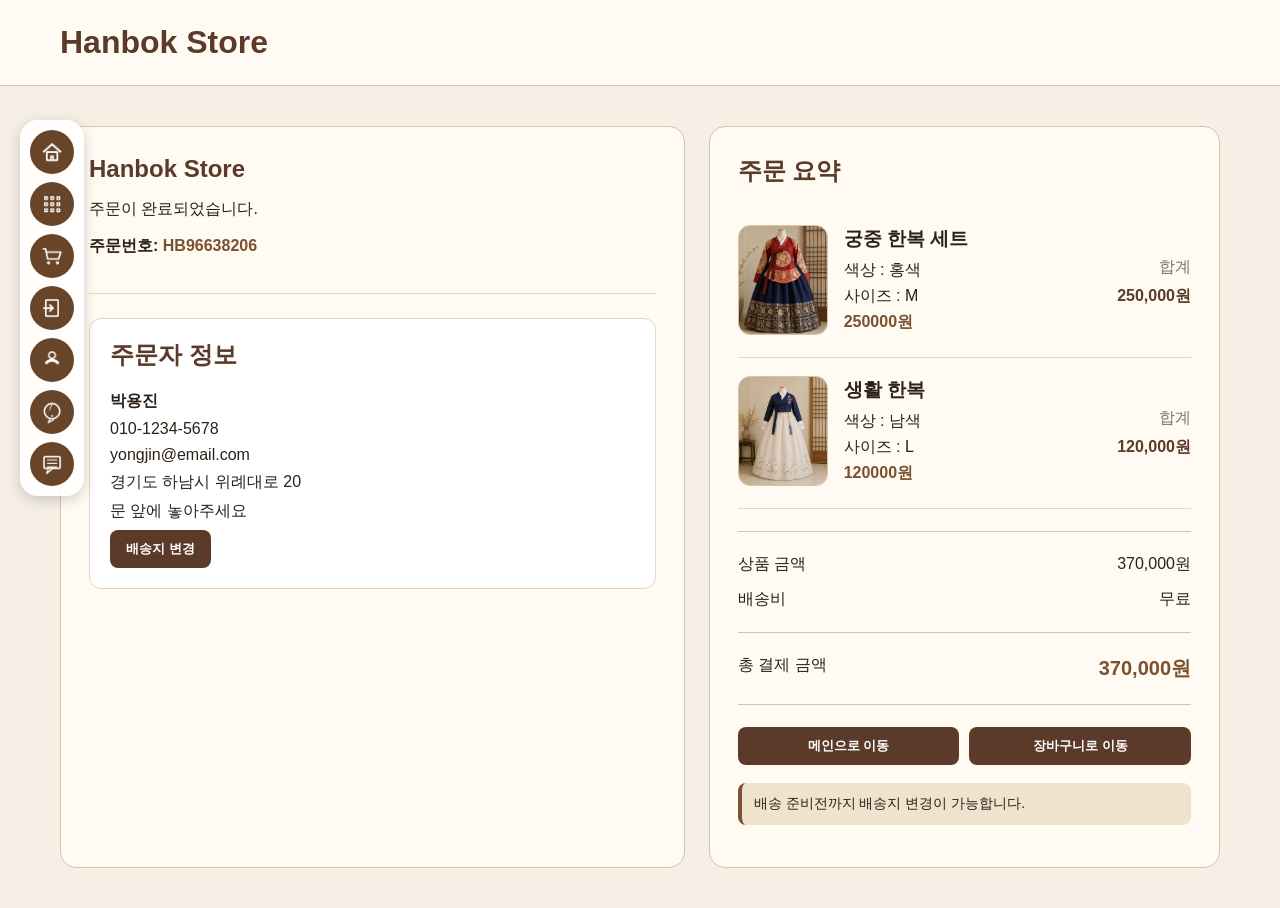
<file: html/order-result.html>
<!DOCTYPE html>
<html lang="ko">
<head>
    <meta charset="UTF-8">
    <meta name="viewport" content="width=device-width, initial-scale=1.0">
    <title>Hanbok Store - OrderResult</title>
    <link rel="stylesheet" href="../css/floating-nav.css">
    <link rel="stylesheet" href="../css/order-result.css">
    <script src="../js/order-result.js" defer></script>
</head>
<body>
    <nav class="floating-nav">
  <a href="index.html">
    <img src="../image/icons/home.png" alt="Home">
  </a>

  <a href="products.html">
    <img src="../image/icons/category.png" alt="Category">
  </a>

  <a href="cart.html">
    <img src="../image/icons/cart.png" alt="Cart">
  </a>

  <a href="login.html">
    <img src="../image/icons/login.png" alt="Login">
  </a>

  <a href="mypage.html">
    <img src="../image/icons/mypage.png" alt="Mypage">
  </a>

  <a href="qna.html">
    <img src="../image/icons/qna.png" alt="Q&A">
  </a>

  <a href="review.html">
    <img src="../image/icons/review.png" alt="Review">
  </a>
</nav>

    <header class="cart-header">
        <h1>Hanbok Store</h1>
    </header>

    <main class="order-result-page">
        <section class="result-card">
            <div class="result-header">
            <h2>Hanbok Store</h2>
            <p>주문이 완료되었습니다.</p>

            <p class="order-number">
                주문번호:
                <span id="orderNumber"></span>
            </p>
            </div>

            <div class="customer-info">
                <h2 class="section-title">주문자 정보</h2>

                <div id="infoView" class="info-view">
                    <p><strong id="viewName">박용진</strong></p>
                    <p id="viewTel">010-1234-5678</p>
                    <p id="viewEmail">yongjin@email.com</p>
                    <p id="viewAddress">경기도 하남시 위례대로 20</p>
                    <p id="viewMemo">문 앞에 놓아주세요</p>

                    <button type="button" id="changeInfoButton">
                        배송지 변경
                    </button>
                </div>

                <div id="infoEdit" class="info-edit">
                    <div class="input-group">
                        <label for="infoName">이름</label>
                        <input type="text" id="infoName" value="박용진">
                    </div>

                    <div class="input-group">
                        <label for="infoTel">연락처</label>
                        <input type="tel" id="infoTel" value="010-1234-5678">
                    </div>

                    <div class="input-group">
                        <label for="infoEmail">이메일</label>
                        <input type="email" id="infoEmail" value="yongjin@email.com">
                    </div>

                    <div class="input-group">
                        <label for="infoAddress">주소</label>
                        <input type="text" id="infoAddress" value="경기도 하남시 위례대로 20">
                    </div>

                    <div class="input-group">
                        <label for="infoMemo">배송 메모</label>
                        <textarea id="infoMemo">문 앞에 놓아주세요</textarea>
                    </div>

                    <button type="button" id="saveInfoButton">
                        저장
                    </button>
                </div>
            </div>
        </section>

        <aside class="payment-box">
            <h2>주문 요약</h2>

            <div class="cart-item">
                <div class="item-image">
                    <img src="../image/hanbok1.png" alt="궁중 한복 세트">
                </div>

                <div class="item-info">
                    <h3>궁중 한복 세트</h3>
                    <p>색상 : 홍색</p>
                    <p>사이즈 : M</p>
                    <p class="price">250000</p>
                </div>

                <div class="item-total">
                    <p>합계</p>
                    <h3 class="item-price-total">250,000원</h3>
                </div>
            </div>

            <div class="cart-item">
                <div class="item-image">
                    <img src="../image/hanbok2.png" alt="생활 한복">
                </div>

                <div class="item-info">
                    <h3>생활 한복</h3>
                    <p>색상 : 남색</p>
                    <p>사이즈 : L</p>
                    <p class="price">120000</p>
                </div>

                <div class="item-total">
                    <p>합계</p>
                    <h3 class="item-price-total">120,000원</h3>
                </div>
            </div>
            <hr>
            <div class="price-info">
                <p>
                    <span>상품 금액</span>
                    <span id="productPrice">370,000원</span>
                </p>

                <p>
                    <span>배송비</span>
                    <span>무료</span>
                </p>

                <hr>

                <p class="total-price">
                    <span>총 결제 금액</span>
                    <strong id="totalPrice">370,000원</strong>
                </p>
            </div>
            

            <hr>
            <div class="button-box">
                <button type="button" id="mainButton" onclick="location.href='index.html'">메인으로 이동</button>
                <button type="button" id="cartButton" onclick="location.href='cart.html'">장바구니로 이동</button>
            </div>

            <p class="notice-text">배송 준비전까지 배송지 변경이 가능합니다.</p>
        </aside>
    </main>
</body>
</html>
</file>
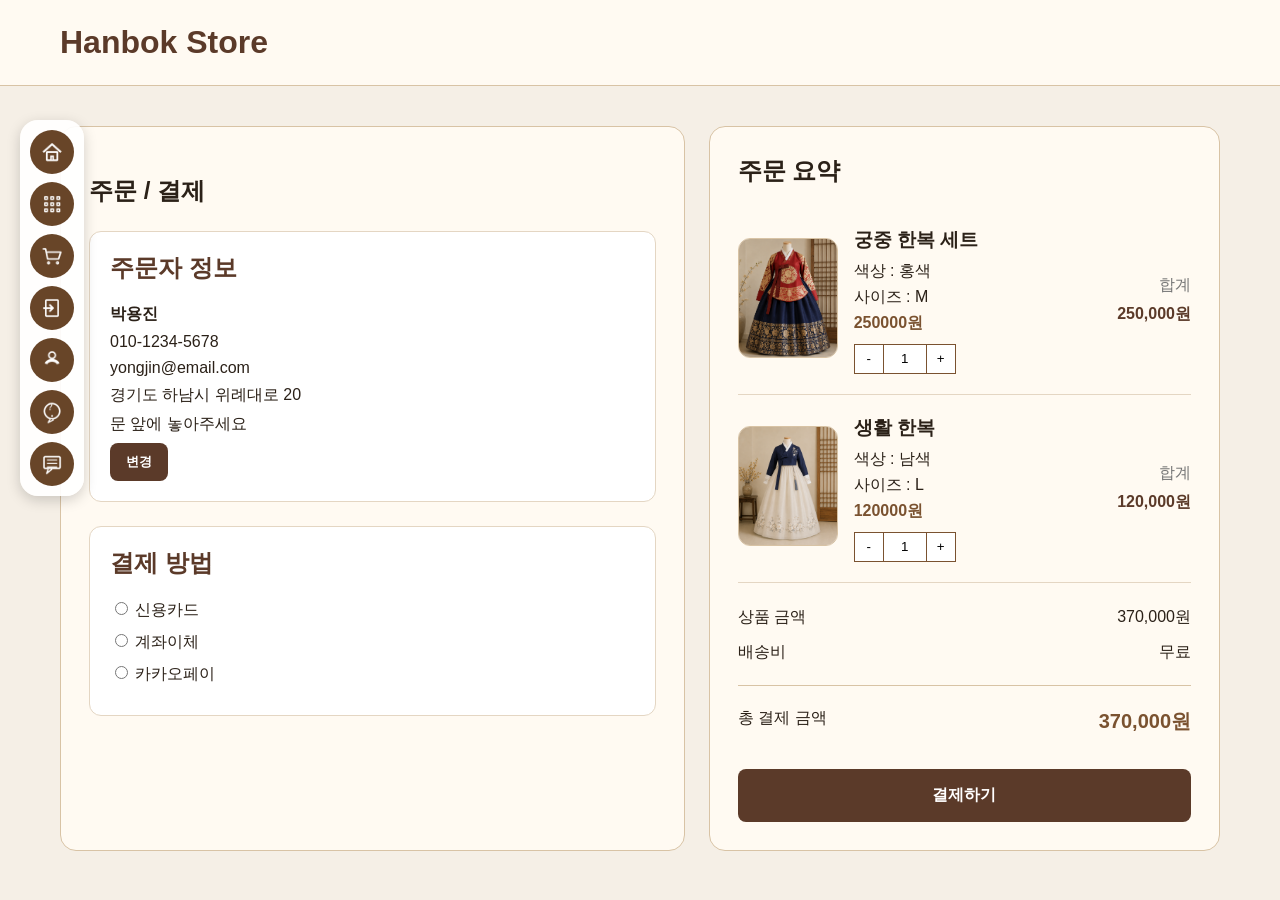
<file: html/order.html>
<!DOCTYPE html>
<html lang="ko">
<head>
    <meta charset="UTF-8">
    <meta name="viewport" content="width=device-width, initial-scale=1.0">
    <title>Hanbok Store - Order</title>
    <link rel="stylesheet" href="../css/floating-nav.css">
    <link rel="stylesheet" href="../css/order.css">
    <script src="../js/order.js" defer></script>
</head>
<body>
    <nav class="floating-nav">
  <a href="index.html">
    <img src="../image/icons/home.png" alt="Home">
  </a>

  <a href="products.html">
    <img src="../image/icons/category.png" alt="Category">
  </a>

  <a href="cart.html">
    <img src="../image/icons/cart.png" alt="Cart">
  </a>

  <a href="login.html">
    <img src="../image/icons/login.png" alt="Login">
  </a>

  <a href="mypage.html">
    <img src="../image/icons/mypage.png" alt="Mypage">
  </a>

  <a href="qna.html">
    <img src="../image/icons/qna.png" alt="Q&A">
  </a>

  <a href="review.html">
    <img src="../image/icons/review.png" alt="Review">
  </a>
</nav>

    <header class="cart-header">
        <h1>Hanbok Store</h1>
    </header>

    <main class="cart-page">

        <section class="cart-section">
            <h2>주문 / 결제</h2>

            <div class="customer-info">
                <h2 class="section-title">주문자 정보</h2>

                <div id="infoView" class="info-view">
                    <p><strong id="viewName">박용진</strong></p>
                    <p id="viewTel">010-1234-5678</p>
                    <p id="viewEmail">yongjin@email.com</p>
                    <p id="viewAddress">경기도 하남시 위례대로 20</p>
                    <p id="viewMemo">문 앞에 놓아주세요</p>

                    <button type="button" id="changeInfoButton">
                        변경
                    </button>
                </div>

                <div id="infoEdit" class="info-edit">
                    <div class="input-group">
                        <label for="infoName">이름</label>
                        <input type="text" id="infoName" value="박용진">
                    </div>

                    <div class="input-group">
                        <label for="infoTel">연락처</label>
                        <input type="tel" id="infoTel" value="010-1234-5678">
                    </div>

                    <div class="input-group">
                        <label for="infoEmail">이메일</label>
                        <input type="email" id="infoEmail" value="yongjin@email.com">
                    </div>

                    <div class="input-group">
                        <label for="infoAddress">주소</label>
                        <input type="text" id="infoAddress" value="경기도 하남시 위례대로 20">
                    </div>

                    <div class="input-group">
                        <label for="infoMemo">배송 메모</label>
                        <textarea id="infoMemo">문 앞에 놓아주세요</textarea>
                    </div>

                    <button type="button" id="saveInfoButton">
                        저장
                    </button>
                </div>
            </div>

            <div class="payment-method">
                <h2 class="section-title">결제 방법</h2>

                <label>
                    <input type="radio" name="payment" value="신용카드">
                    신용카드
                </label>

                <label>
                    <input type="radio" name="payment" value="계좌이체">
                    계좌이체
                </label>

                <label>
                    <input type="radio" name="payment" value="카카오페이">
                    카카오페이
                </label>
            </div>
        </section>

        <aside class="payment-box">
            <h2>주문 요약</h2>

            <div class="cart-item">
                <div class="item-image">
                    <img src="../image/hanbok1.png" alt="궁중 한복 세트">
                </div>

                <div class="item-info">
                    <h3>궁중 한복 세트</h3>
                    <p>색상 : 홍색</p>
                    <p>사이즈 : M</p>
                    <p class="price">250000</p>

                    <div class="quantity-box">
                        <button type="button" class="minus-button">-</button>
                        <input type="text" class="quantity-input" value="1" readonly>
                        <button type="button" class="plus-button">+</button>
                    </div>
                </div>

                <div class="item-total">
                    <p>합계</p>
                    <h3 class="item-price-total">250,000원</h3>
                </div>
            </div>

            <div class="cart-item">
                <div class="item-image">
                    <img src="../image/hanbok2.png" alt="생활 한복">
                </div>

                <div class="item-info">
                    <h3>생활 한복</h3>
                    <p>색상 : 남색</p>
                    <p>사이즈 : L</p>
                    <p class="price">120000</p>

                    <div class="quantity-box">
                        <button type="button" class="minus-button">-</button>
                        <input type="text" class="quantity-input" value="1" readonly>
                        <button type="button" class="plus-button">+</button>
                    </div>
                </div>

                <div class="item-total">
                    <p>합계</p>
                    <h3 class="item-price-total">120,000원</h3>
                </div>
            </div>

            <div class="price-info">
                <p>
                    <span>상품 금액</span>
                    <span id="productPrice">0원</span>
                </p>

                <p>
                    <span>배송비</span>
                    <span>무료</span>
                </p>

                <hr>

                <p class="total-price">
                    <span>총 결제 금액</span>
                    <strong id="totalPrice">0원</strong>
                </p>
            </div>

            <button type="button" id="paymentButton">
                결제하기
            </button>
        </aside>

    </main>

</body>
</html>
</file>
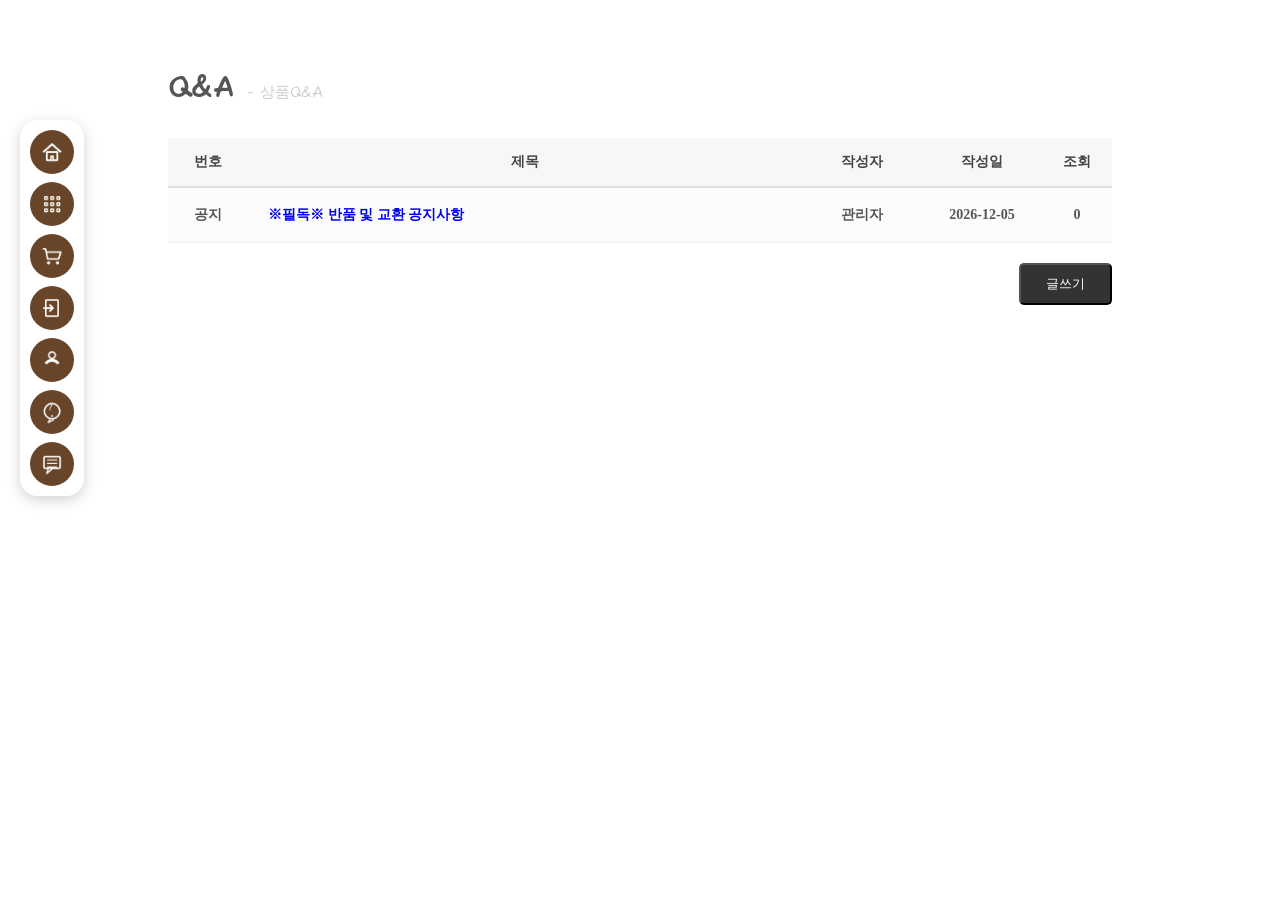
<file: html/qna.html>
<!DOCTYPE html>
<html lang="ko">
<head>
   <meta charset="UTF-8">
   <meta name="viewport" content="width=device-width, initial-scale=1.0">
   <title>Hanbok-store</title>
   <link rel="stylesheet" href="../css/floating-nav.css" />
   <link rel="stylesheet" href="../css/qna.css">
   <script src="../js/qna.js" defer></script>
   <link rel="preconnect" href="https://fonts.googleapis.com">
<link rel="preconnect" href="https://fonts.gstatic.com" crossorigin>
<link href="https://fonts.googleapis.com/css2?family=Fuzzy+Bubbles:wght@400;700&display=swap" rel="stylesheet">
</head>
<body>
  
   <nav class="floating-nav">
  <a href="index.html">
    <img src="../image/icons/home.png" alt="Home" />
  </a>

  <a href="products.html">
    <img src="../image/icons/category.png" alt="Category" />
  </a>

  <a href="cart.html">
    <img src="../image/icons/cart.png" alt="Cart" />
  </a>

  <a href="login.html">
    <img src="../image/icons/login.png" alt="Login" />
  </a>

  <a href="mypage.html">
    <img src="../image/icons/mypage.png" alt="Mypage" />
  </a>

  <a href="qna.html">
    <img src="../image/icons/qna.png" alt="Q&A" />
  </a>

  <a href="review.html">
    <img src="../image/icons/review.png" alt="Review" />
  </a>
</nav>
   <main>
      <h2 class="qna-title fuzzy-bubbles-bold">Q&A <span> - 상품Q&A</span></h2>
      <table class="board">
        <thead>
            <tr>
                <th width="80">번호</th>
                <th>제목</th>
                <th width="120">작성자</th>
                <th width="120">작성일</th>
                <th width="70">조회</th>
            </tr>
        </thead>

        <tbody id="boardBody">
            <tr class="notice">
                <td>공지</td>
                <td class="title">
                     <a href="notice.html" id="noticeLink">
                        ※필독※ 반품 및 교환 공지사항
                     </a>
                </td>
                <td>관리자</td>
                <td id="writeDate">2026-07-01</td>
                <td id="views"></td>
            </tr>
        </tbody>
      </table>
      
      <div class="button-area">
         <button id="writeBtn" class="write-button">글쓰기</button>
      </div>


      <div id="writeForm" class="write-box" style="display: none;">
         <h2>문의사항</h2>

         <table class="write-table">
            <tr>
               <th>작성자</th>
               <td>
                  <input type="text" id="writer">
               </td>
            </tr>

           <tr>
               <th>제목</th>
               <td>
                   <input type="text" id="title">
               </td>
           </tr>

           <tr>
               <th>내용</th>
               <td>
                  <textarea id="content"></textarea>
               </td>
            </tr>  
         </table>

         <div class="btn-area">
            <button type="button" id="cancelBtn">취소</button>
            <button id="saveBtn">등록</button>
         </div>
      </div>
   </main>

</body>
</html>
</file>
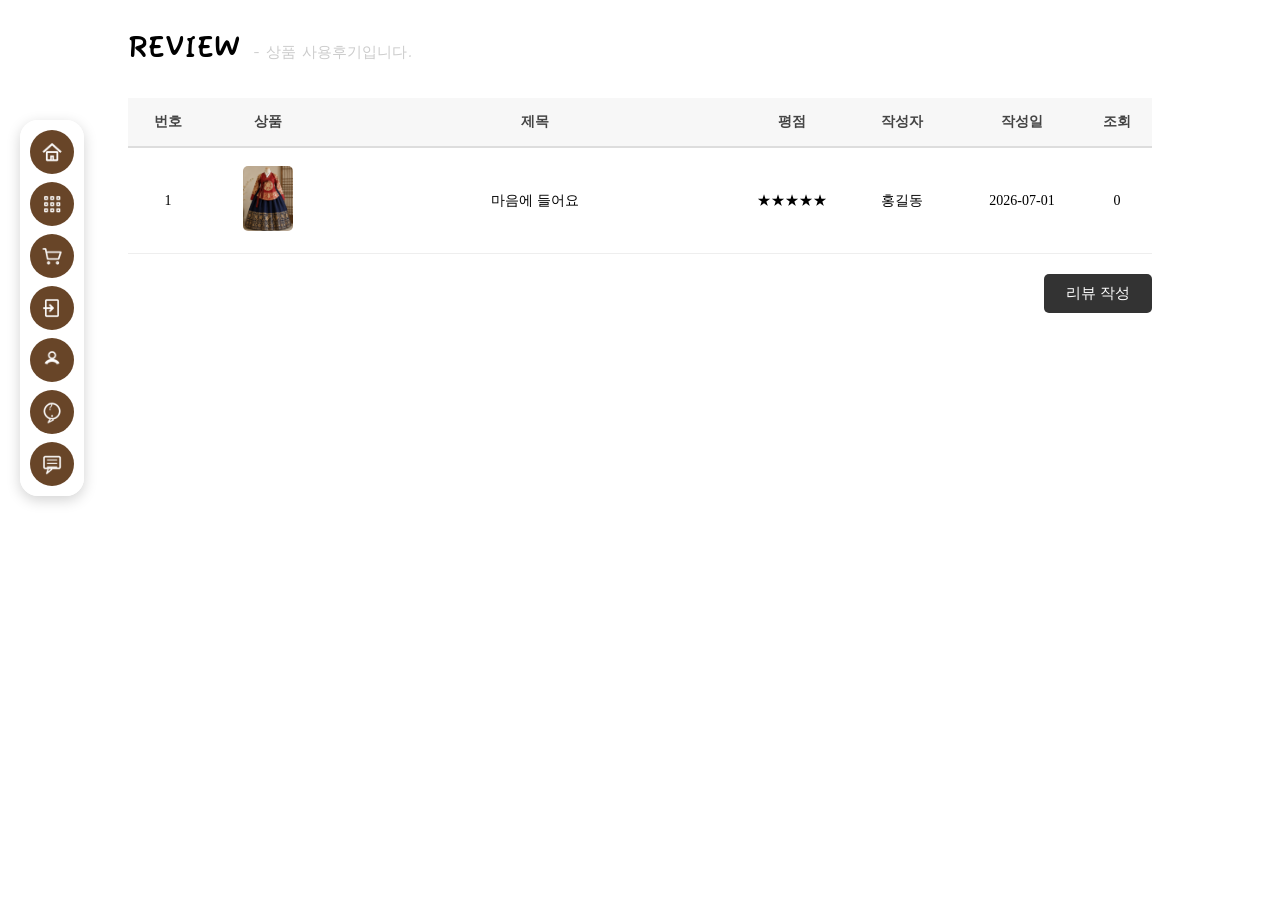
<file: html/review.html>
<!DOCTYPE html>
<html lang="ko">
<head>
    <meta charset="UTF-8">
    <meta name="viewport" content="width=device-width, initial-scale=1.0">
    <title>Hanbok-store 사용후기</title>

    <link rel="stylesheet" href="../css/floating-nav.css" />
    <link rel="stylesheet" href="../css/review.css">
    <script src="../js/review.js" defer></script>
    <link rel="preconnect" href="https://fonts.googleapis.com">
<link rel="preconnect" href="https://fonts.gstatic.com" crossorigin>
<link href="https://fonts.googleapis.com/css2?family=Fuzzy+Bubbles:wght@400;700&display=swap" rel="stylesheet">
</head>

<body>

   <nav class="floating-nav">
  <a href="index.html">
    <img src="../image/icons/home.png" alt="Home" />
  </a>

  <a href="products.html">
    <img src="../image/icons/category.png" alt="Category" />
  </a>

  <a href="cart.html">
    <img src="../image/icons/cart.png" alt="Cart" />
  </a>

  <a href="login.html">
    <img src="../image/icons/login.png" alt="Login" />
  </a>

  <a href="mypage.html">
    <img src="../image/icons/mypage.png" alt="Mypage" />
  </a>

  <a href="qna.html">
    <img src="../image/icons/qna.png" alt="Q&A" />
  </a>

  <a href="review.html">
    <img src="../image/icons/review.png" alt="Review" />
  </a>
</nav>
<main>

    <!-- 제목 -->
    <h2 class="review-title fuzzy-bubbles-bold">
        REVIEW <span>- 상품 사용후기입니다.</span>
    </h2>

    <table class="board">
        <thead>
            <tr>
                <th width="80">번호</th>
                <th width="120">상품</th>
                <th>제목</th>
                <th width="100">평점</th>
                <th width="120">작성자</th>
                <th width="120">작성일</th>
                <th width="70">조회</th>
            </tr>
            
            <tr class="ex">
               <td>1</td>
               <td><img src="../image/hanbok1.png" alt="한복1"></td>
               <td class="title-link" style="cursor:pointer;">마음에 들어요</td>
               <td>★★★★★</td>
               <td>홍길동</td>
               <td>2026-07-01</td>
               <td class="views">0</td>
            </tr>
        </thead>


        <tbody id="reviewBody">
            
        </tbody>
    </table>

    <!-- 글쓰기 버튼 -->
    <div class="button-area">
        <button id="writeBtn">리뷰 작성</button>
    </div>

    <!-- 리뷰 작성 -->
    <div id="writeForm" class="write-box" style="display:none;">

        <h2>상품 후기 작성</h2>

        <table class="write-table">

            <tr>
                <th>작성자</th>
                <td>
                    <input type="text" id="writer">
                </td>
            </tr>

            <tr>
                <th>상품</th>
                <td>
                    <input type="file" id="productImage">
                </td>
            </tr>

            <tr>
                <th>제목</th>
                <td>
                    <input type="text" id="title">
                </td>
            </tr>

            <tr>
                <th>평점</th>
                <td>
                    <select id="rating">
                        <option value="5">★★★★★</option>
                        <option value="4">★★★★☆</option>
                        <option value="3">★★★☆☆</option>
                        <option value="2">★★☆☆☆</option>
                        <option value="1">★☆☆☆☆</option>
                    </select>
                </td>
            </tr>

            <tr>
                <th>사진</th>
                <td>
                    <input type="file" id="imagereview">
                </td>
            </tr>

            <tr>
                <th>내용</th>
                <td>
                    <textarea id="content"></textarea>
                </td>
            </tr>

        </table>

        <div class="btn-area">
            <button type="button" id="cancelBtn">취소</button>
            <button id="saveBtn">등록</button>
        </div>

    </div>

</main>

</body>
</html>
</file>
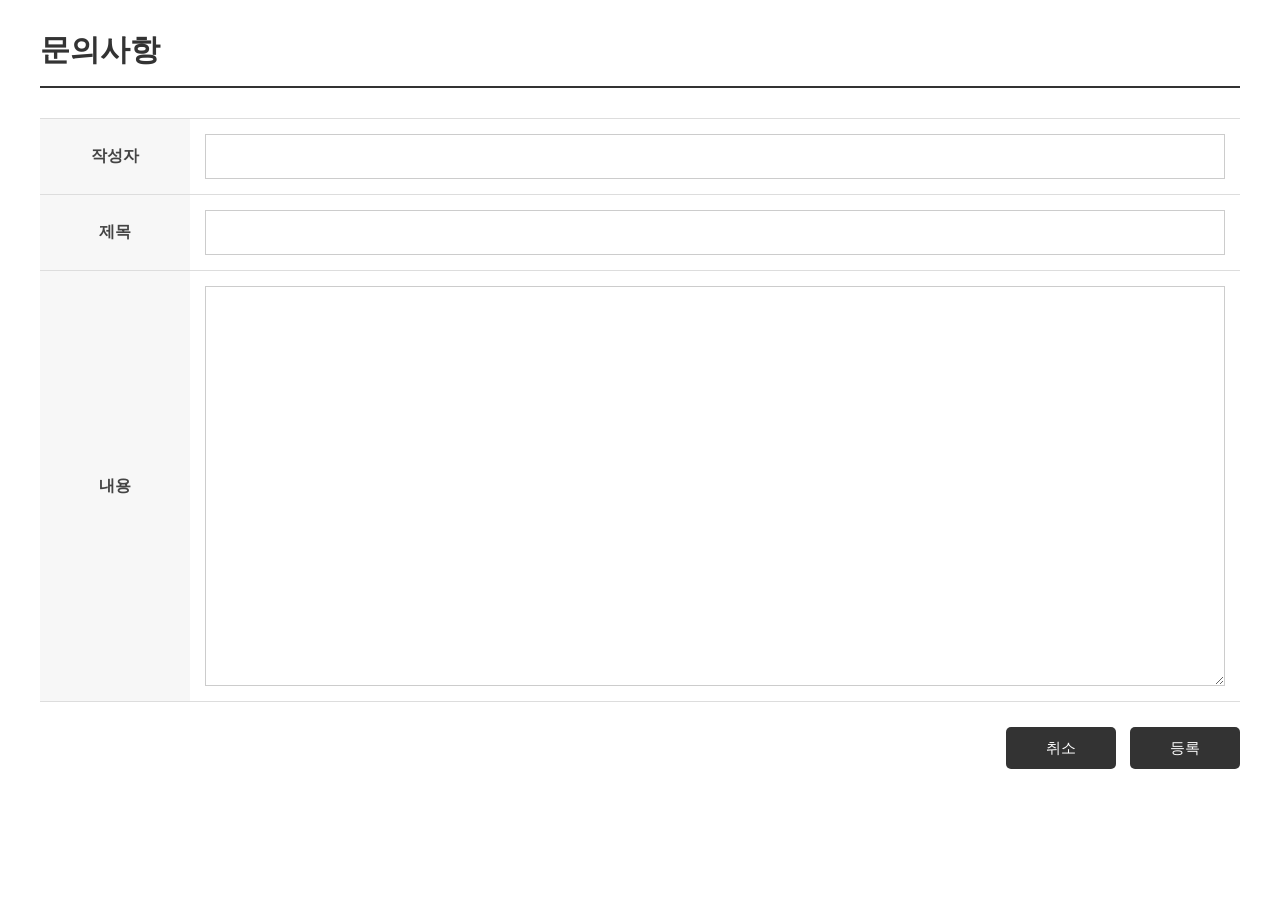
<file: html/write.html>
<!DOCTYPE html>
<html lang="ko">
<head>
   <meta charset="UTF-8">
   <meta name="viewport" content="width=device-width, initial-scale=1.0">
   <title>Document</title>
   <link rel="stylesheet" href="../css/write.css">
   <script src="../js/write.js" defer></script>
</head>
<body>
   <main>

      <div class="write-box">

        <h2>문의사항</h2>

        <table class="write-table">
            <tr>
               <th>작성자</th>
               <td>
                  <input type="text" id="writer">
               </td>
            </tr>

               <tr>
                   <th>제목</th>
                   <td>
                       <input type="text" id="title">
                   </td>
               </tr>

               <tr>
                   <th>내용</th>
                   <td>
                       <textarea id="content"></textarea>
                   </td>
               </tr>
         </table>

         <div class="btn-area">
            <button type="button" onclick="history.back()">취소</button>
            <button id="saveBtn">등록</button>
         </div>
      </div>

   </main>
</body>
</html>
</file>
<file: css/floating-nav.css>
.floating-nav {
  position: fixed;
  top: 120px;
  left: 20px;
  z-index: 1000;

  display: flex;
  flex-direction: column;
  gap: 8px;

  padding: 10px;
  border-radius: 18px;
  background-color: rgba(255, 255, 255, 0.92);
  box-shadow: 0 4px 14px rgba(0, 0, 0, 0.18);
}

.floating-nav a {
  width: 44px;
  height: 44px;
  padding: 8px;

  display: block;
  border-radius: 50%;
  background-color: #684528;
  text-decoration: none;
}

.floating-nav a:hover {
  background: linear-gradient(to right, #b88d5d, #a86532);
}

.floating-nav img {
  width: 100%;
  height: 100%;
  object-fit: contain;
  display: block;
}
</file>
<file: css/index.css>
/* ===========================
   기본 설정
=========================== */

* {
    margin: 0;
    padding: 0;
    box-sizing: border-box;
}

body {
    font-family: "맑은 고딕", Arial, sans-serif;
    background: #f5efe7;
    color: #3b2b22;
}

.container {
    width: 1200px;
    margin: 30px auto;
}

/* ===========================
   Header
=========================== */

.main-header {
    display: flex;
    justify-content: space-between;
    align-items: flex-start;

    padding: 50px 60px;
    margin-bottom: 45px;

    background: #fffaf4;
    border: 1px solid #d9c3aa;
    border-radius: 16px;

    box-shadow: 0 4px 12px rgba(0, 0, 0, .08);
}

.header-left {
    max-width: 700px;
}

.header-left h1 {
    font-size: 54px;
    color: #6d442b;
    margin-bottom: 25px;
}

.header-left h2 {
    font-size: 40px;
    color: #6d442b;
    margin-bottom: 18px;
}

.header-left p {
    font-size: 20px;
    color: #6f655e;
    line-height: 1.8;
}

/* ===========================
   검색 영역
=========================== */

.search-box {
    display: flex;
    align-items: center;
    gap: 15px;

    margin-bottom: 30px;
}

.search-box input {
    width: 420px;
    padding: 14px 18px;

    border: 1px solid #d4b89b;
    border-radius: 8px;

    background: #fffaf4;
    color: #3b2b22;

    font-size: 16px;
    outline: none;
}

.search-box input:focus {
    border-color: #8a5a3c;
}

.search-box button {
    padding: 14px 28px;

    border: none;
    border-radius: 8px;

    background: #6d442b;
    color: white;

    font-size: 16px;
    font-weight: bold;

    cursor: pointer;
    transition: .3s;
}

.search-box button:hover {
    background: #8a5a3c;
}

/* ===========================
   카테고리
=========================== */

.category {
    display: flex;
    gap: 15px;

    margin-bottom: 45px;
}

.category button {
    padding: 12px 22px;

    border: 1px solid #cdb195;
    border-radius: 30px;

    background: #fffaf4;
    color: #6d442b;

    font-size: 15px;
    font-weight: bold;

    cursor: pointer;
    transition: .3s;
}

.category button:hover {
    background: #6d442b;
    color: white;
}

/* ===========================
   추천상품 + Today's Pick
=========================== */

.main-product-area {
    display: flex;
    justify-content: space-between;
    align-items: flex-start;
    gap: 35px;

    margin-bottom: 60px;
}

.recommend-section {
    flex: 3;
}

.today-pick {
    flex: 1;

    padding: 25px;

    background: #fffaf4;
    border: 1px solid #d9c3aa;
    border-radius: 15px;

    box-shadow: 0 4px 10px rgba(0, 0, 0, .08);

    position: sticky;
    top: 20px;
}

.today-pick h2 {
    text-align: center;
    color: #6d442b;
    margin-bottom: 20px;
}

.pick-card {
    text-align: center;
}

.pick-card img {
    width: 100%;
    height: 320px;

    object-fit: cover;

    border-radius: 12px;
    margin-bottom: 20px;
}

.pick-card h3 {
    font-size: 24px;
    color: #6d442b;
    margin-bottom: 12px;
}

.pick-card p {
    color: #666;
    line-height: 1.6;
    margin-bottom: 20px;
}

.pick-card strong {
    display: block;

    font-size: 24px;
    color: #8a5a3c;

    margin-bottom: 20px;
}

.pick-card button {
    width: 100%;

    padding: 14px;

    border: none;
    border-radius: 10px;

    background: #6d442b;
    color: white;

    font-size: 16px;
    font-weight: bold;

    cursor: pointer;
    transition: .3s;
}

.pick-card button:hover {
    background: #8a5a3c;
}

/* ===========================
   제목
=========================== */

section h2 {
    margin-bottom: 22px;
    color: #6d442b;
}

/* ===========================
   카드 영역
=========================== */

.card-wrap {
    display: flex;
    flex-wrap: wrap;
    gap: 25px;
}

/* ===========================
   카드
=========================== */

.card {
    width: 220px;

    background: #fffaf4;

    border: 1px solid #d9c3aa;
    border-radius: 15px;

    overflow: hidden;
    text-align: center;

    box-shadow: 0 4px 10px rgba(0, 0, 0, .08);
    transition: .3s;
}

.card:hover {
    transform: translateY(-6px);
}

/* ===========================
   이미지
=========================== */

.card img {
    width: 100%;
    height: 220px;

    object-fit: cover;
}

/* ===========================
   카드 내용
=========================== */

.card h3 {
    margin: 15px;
    color: #6d442b;
    font-size: 20px;
}

.card p {
    margin: 8px 15px;
    color: #666;
}

.card button {
    width: calc(100% - 30px);

    margin: 15px;
    padding: 11px;

    border: none;
    border-radius: 8px;

    background: #6d442b;
    color: white;

    font-weight: bold;

    cursor: pointer;
    transition: .3s;
}

.card button:hover {
    background: #8a5a3c;
}

/* ===========================
   추천상품
=========================== */

#recommendList .card {
    border: 2px solid #b98d58;
}

/* ===========================
   전체 상품
=========================== */

.product-section {
    margin-bottom: 60px;
}

/* ===========================
   상세보기
=========================== */

#detail {
    margin-top: 30px;
    padding: 25px;

    background: #fffaf4;

    border: 1px solid #d9c3aa;
    border-radius: 15px;

    box-shadow: 0 4px 10px rgba(0, 0, 0, .08);
}

#detail img {
    display: block;

    width: 280px;

    margin: 20px auto;

    border-radius: 10px;
}

#detail h3 {
    text-align: center;
    color: #6d442b;
    margin-bottom: 20px;
}

#detail p {
    margin: 12px 0;

    color: #555;

    font-size: 17px;
    line-height: 1.7;
}

/* ===========================
   반응형
=========================== */

@media (max-width: 1200px) {
    .container {
        width: 95%;
    }

    .main-header {
        flex-direction: column;
        gap: 30px;
    }

    .main-product-area {
        flex-direction: column;
    }

    .today-pick {
        width: 100%;
        position: static;
    }

    .card-wrap {
        justify-content: center;
    }
}
</file>
<file: css/cart.css>
* {
    box-sizing: border-box;
}

body {
    margin: 0;
    color: #2b2118;
    font-family: Arial, sans-serif;
    position: relative;
    background-color: #f5efe7;
}

body::before {
    content: "";
    position: fixed;
    inset: 0;

    background:
        linear-gradient(
            rgba(245, 239, 231, 0.82),
            rgba(245, 239, 231, 0.82)
        ),
        url("../image/hanbok-background2.jpg");

    background-size: cover;
    background-position: center;
    background-repeat: no-repeat;

    z-index: -1;
}

.cart-header {
    display: flex;
    justify-content: space-between;
    align-items: center;
    padding: 24px 60px;
    background-color: #fffaf2;
    border-bottom: 1px solid #d8c3a5;
}

.cart-header h1 {
    margin: 0;
    color: #5b3a29;
}

.cart-header a {
    margin-left: 20px;
    text-decoration: none;
    color: #5b3a29;
    font-weight: bold;
}


.cart-page {
    display: flex;
    gap: 24px;
    max-width: 1200px;
    margin: 40px auto;
    padding: 0 20px;
}


.cart-section {
    width: 70%;
    padding: 28px;
    background-color: #fffaf2;
    border: 1px solid #d8c3a5;
    border-radius: 16px;
}

.cart-section h2,
.payment-box h2 {
    margin-top: 0;
}

.cart-top {
    display: flex;
    justify-content: space-between;
    align-items: center;
    padding-bottom: 16px;
    border-bottom: 1px solid #d8c3a5;
}

.cart-top button {
    padding: 8px 14px;
    border: 1px solid #7a5230;
    border-radius: 8px;
    background-color: white;
    color: #5b3a29;
    cursor: pointer;
}


.cart-item {
    display: flex;
    align-items: center;
    gap: 20px;
    padding: 24px 0;
    border-bottom: 1px solid #e4d6c3;
}

.item-check {
    width: 18px;
    height: 18px;
}

.item-image img {
    width: 130px;
    height: 150px;
    object-fit: cover;
    border: 1px solid #d8c3a5;
    border-radius: 12px;
}

.item-info {
    flex: 1;
}

.item-info h3 {
    margin: 0 0 10px;
}

.item-info p {
    margin: 6px 0;
}

.price {
    font-weight: bold;
    color: #7a5230;
}

.price::after {
    content: "원";
}

.quantity-box {
    display: flex;
    align-items: center;
    margin-top: 14px;
}

.quantity-box button {
    width: 32px;
    height: 32px;
    border: 1px solid #7a5230;
    background-color: #fff;
    cursor: pointer;
}

.quantity-box input {
    width: 44px;
    height: 32px;
    text-align: center;
    border: 1px solid #7a5230;
    border-left: none;
    border-right: none;
}


.item-total {
    width: 140px;
    text-align: right;
}

.item-total p {
    margin: 0 0 8px;
    color: #777;
}

.item-total h3 {
    margin: 0 0 16px;
    color: #5b3a29;
}

.item-total button {
    padding: 7px 12px;
    border: none;
    border-radius: 8px;
    background-color: #5b3a29;
    color: white;
    cursor: pointer;
}


.payment-box {
    width: 30%;
    height: fit-content;
    padding: 28px;
    background-color: #fffaf2;
    border: 1px solid #d8c3a5;
    border-radius: 16px;
    position: sticky;
    top: 30px;
}

.price-info p {
    display: flex;
    justify-content: space-between;
    margin: 14px 0;
}

.price-info hr {
    margin: 22px 0;
    border: none;
    border-top: 1px solid #d8c3a5;
}

.total-price strong {
    color: #7a5230;
    font-size: 20px;
}

.point-box {
    margin: 24px 0;
    padding: 16px;
    background-color: #f1e2cd;
    border-radius: 12px;
    text-align: center;
}

.point-box p {
    margin: 0 0 8px;
}

.point-box h3 {
    margin: 0;
    color: #7a5230;
}

#orderButton {
    width: 100%;
    padding: 16px;
    border: none;
    border-radius: 10px;
    background-color: #5b3a29;
    color: white;
    font-size: 16px;
    font-weight: bold;
    cursor: pointer;
}

#orderButton:hover,
.item-total button:hover {
    background-color: #3f2a1d;
}

.cart-top button:hover,
.quantity-box button:hover {
    background-color: #f1e2cd;
}
</file>
<file: css/commonforloginjoinmypage.css>
* {
  box-sizing: border-box;
}

body {
    margin: 0;
    color: #2b2118;
    font-family: Arial, sans-serif;
    position: relative;
    background-color: #f5efe7;
}

body::before {
    content: "";
    position: fixed;
    inset: 0;

    background:
        linear-gradient(
            rgba(245, 239, 231, 0.82),
            rgba(245, 239, 231, 0.82)
        ),
        url("../image/hanbok-background2.jpg");

    background-size: cover;
    background-position: center;
    background-repeat: no-repeat;

    z-index: -1;
}

button {
  background: linear-gradient(to bottom, #c79165, #5b2c15);
  color: white;
  font-weight: bold;
  font-size: 14px;
  padding: 7px 13px;
  border: none;
  border-radius: 4px;
  box-shadow: 0 2px 4px rgba(0, 0, 0, 0.1);
  cursor: pointer;
}

button:hover {
  transform: translateX(1px) translateY(1px);
  box-shadow: 0 2px 4px rgba(0, 0, 0, 0.2);
}

input {
  width: 100%;
  padding: 10px;
  border: 1px solid #ccc;
  border-radius: 8px;
}

input:focus {
  outline: 2px solid #6d4d26;
  background-color: #faf8f3;
  box-shadow: 0 0 0 2px rgba(0, 0, 0, 0.2);
}

label {
  display: block;
  margin-bottom: 6px;
  font-weight: bold;
  color: #444;
}

fieldset,
.mypage-container {
  border: 3px dotted #c09e7e;
  background-color: #ffffffd6;
  border-radius: 4px;
  padding: 0 0 10px 0;
}

legend {
  background-color: #91653e;
  margin-left: 30px;
  padding: 6px 20px;
  color: white;
  border-radius: 3px;
  font-size: 17px;
}

.join-container,
.login-container,
.mypage-container {
  width: 80%;
  max-width: 700px;
  margin: 0 auto;
}

.join-box__input,
.login-box__input {
  margin-bottom: 16px;
}

.required {
  color: red;
  margin-left: 4px;
  font-weight: bolder;
}
</file>
<file: css/join.css>
* {
  box-sizing: border-box;
}

.agreement {
  width: fit-content;
  height: 400px;
  margin: 12px;
  overflow-y: auto;
  border: 1px solid #ccc;
  padding: 5px 30px;
  margin-bottom: 10px;
  word-break: keep-all;
}

.agreement-is-not-real {
  font-style: italic;
}
.join-box {
  margin: 30px 10px;
}
.join-box__input {
  width: 95%;
  margin: 15px 20px;
}

.required-guide {
  text-indent: 30px;
  background-color: rgba(255, 228, 196, 0.671);
  font-size: 14px;
  padding: 5px;
  margin-bottom: 15px;
}

label {
  text-indent: 10px;
}

label::before {
  content: "• ";
}

.agree-row {
  display: flex;
  justify-content: center;
  gap: 8px;
}

.agree-row label {
  margin-bottom: 0;
}

.agree-row input {
  width: auto;
}

#agreeCheckNoContent::before {
  content: "";
}

.join-button-box {
  display: flex;
  justify-content: center;
  gap: 15px;
  margin-bottom: 40px;
}
</file>
<file: css/login.css>
body {
  min-height: 100vh;
  display: flex;
  justify-content: center;
  align-items: center;
}

label {
  text-indent: 10px;
}
label::before {
  content: "✓ ";
}

.login-container {
  max-width: 650px;
}

.login-box {
  display: grid;
  padding: 45px;
}

.social-login,
.login-button-box {
  display: grid;
  gap: 8px;
  max-width: 400px;
}
.button-container {
  width: fit-content;
  margin: 20px auto 0px;
}
.social-login {
  grid-template-columns: repeat(3, 1fr);
  margin-bottom: 8px;
}

.login-button-box {
  grid-template-columns: repeat(2, 1fr);
}
.social-login button,
.loginButtonBox button {
  width: 100%;
  word-break: keep-all;
}
</file>
<file: css/mypage.css>
.mypage-container {
  max-width: 520px;
  margin: 60px auto;
  padding: 0 16px;
  display: grid;
  grid-template-columns: 1fr;
}

.mypage-container h1 {
  margin-bottom: 24px;
  text-align: center;
  font-size: 28px;
  color: #333;
}

.mypage-box {
  padding: 28px;
  border: 1px solid #e0d4c8;
  border-radius: 20px;
  background-color: #fff;
  box-shadow: 0 8px 20px rgba(0, 0, 0, 0.08);
}

.mypage-item {
  display: flex;
  justify-content: space-between;
  gap: 16px;

  margin: 0;
  padding: 14px 0;
  border-bottom: 1px solid #eee;

  font-size: 15px;
  color: #555;
}

.mypage-item:last-child {
  border-bottom: none;
}

.mypage-item span {
  max-width: 65%;
  text-align: right;
  font-weight: 700;
  color: #333;
  word-break: keep-all;
  overflow-wrap: break-word;
}

#logoutBtn {
  display: block;
  margin: 20px auto 0;
  width: 50%;
  margin-top: 20px;
  margin-bottom: 20px;
  padding: 12px 16px;

  border: none;
  border-radius: 80px;
  color: white;
  font-weight: 700;
  cursor: pointer;
}

#logoutBtn:hover {
  opacity: 0.85;
}
</file>
<file: css/notice.css>
* {
    margin: 0;
    padding: 0;
    box-sizing: border-box;
}

body {
    font-family: "맑은 고딕", sans-serif;
    background: #fff;
    color: #333;
    line-height: 1.8;
}

main {
    width: 70%;
    margin: 40px auto;
}

/* 상단 제목 영역 */
.notice-box {
    display: grid;
    grid-template-columns: 150px 1fr;
    border-top: 1px solid #ddd;
    border-bottom: 1px solid #ddd;
}

.notice-box span,
.notice-box p {
    padding: 15px;
    font-size: 15px;
}

.notice-box span {
    background: #f8f8f8;
    border-right: 1px solid #eee;
    font-weight: bold;
}

.notice-box p {
    border-bottom: 1px solid #eee;
}


/* 본문 */
.notice-text {
    width: 700px;
    margin: 80px auto;
    text-align: center;
}

.notice-text h3 {
    font-size: 34px;
    margin-bottom: 40px;
    font-weight: bold;
}

.notice-text p {
    font-size: 28px;
    line-height: 2;
    margin-bottom: 60px;
}

.notice-text .point {
    display: inline-block;
    background: #fff36d;
    padding: 15px 20px;
    font-size: 24px;
    line-height: 2;
    margin-bottom: 60px;
}


.notice-text ul {
   list-style: none;
   width: 650px;
   margin: 0 auto 60px;
   text-align: left;
   font-size: 20px;
   line-height: 2;
}

.notice-text li {
   margin-bottom: 10px;
   font-size: 22px;
}

.notice-text li::before {
   content: "✿";
   margin-right: 15px;
}

.replace {
    font-size: 22px;
    margin: 10px 0;
}
</file>
<file: css/order-result.css>
* {
    box-sizing: border-box;
}

body {
    margin: 0;
    background-color: #f5efe6;
    color: #2b2118;
    font-family: Arial, sans-serif;
}

/* 헤더 */
.cart-header {
    display: flex;
    justify-content: space-between;
    align-items: center;
    padding: 24px 60px;
    background-color: #fffaf2;
    border-bottom: 1px solid #d8c3a5;
}

.cart-header h1 {
    margin: 0;
    color: #5b3a29;
}

.cart-header a {
    margin-left: 20px;
    text-decoration: none;
    color: #5b3a29;
    font-weight: bold;
}

/* 전체 */
.order-result-page {
    display: flex;
    gap: 24px;
    max-width: 1200px;
    margin: 40px auto;
    padding: 0 20px;
}

/* 왼쪽 카드 */
.result-card {
    width: 55%;
    padding: 28px;
    background-color: #fffaf2;
    border: 1px solid #d8c3a5;
    border-radius: 16px;
}

.result-header {
    padding-bottom: 20px;
    border-bottom: 1px solid #e4d6c3;
}

.result-header h2 {
    margin: 0 0 10px;
    color: #5b3a29;
}

.order-number {
    margin-top: 16px;
    font-weight: bold;
}

#orderNumber {
    color: #7a5230;
}

/* 주문자 정보 */
.customer-info {
    margin-top: 24px;
    padding: 20px;
    border: 1px solid #e4d6c3;
    border-radius: 12px;
    background-color: #fff;
}

.section-title {
    margin-top: 0;
    color: #5b3a29;
}

.info-view p {
    margin: 8px 0;
}

.info-edit {
    margin-top: 16px;
}

.input-group {
    display: flex;
    flex-direction: column;
    margin-bottom: 14px;
}

.input-group label {
    margin-bottom: 6px;
    font-weight: bold;
}

.input-group input,
.input-group textarea {
    padding: 10px;
    border: 1px solid #d8c3a5;
    border-radius: 8px;
    font-size: 14px;
}

.input-group textarea {
    height: 90px;
    resize: none;
}

/* 오른쪽 주문 요약 */
.payment-box {
    width: 45%;
    height: fit-content;
    padding: 28px;
    background-color: #fffaf2;
    border: 1px solid #d8c3a5;
    border-radius: 16px;
    position: sticky;
    top: 30px;
}

.payment-box h2 {
    margin-top: 0;
    color: #5b3a29;
}

/* 상품 */
.cart-item {
    display: flex;
    align-items: center;
    gap: 16px;
    padding: 18px 0;
    border-bottom: 1px solid #e4d6c3;
}

.item-image img {
    width: 90px;
    height: 110px;
    object-fit: cover;
    border: 1px solid #d8c3a5;
    border-radius: 12px;
}

.item-info {
    flex: 1;
}

.item-info h3 {
    margin: 0 0 8px;
}

.item-info p {
    margin: 5px 0;
}

.price {
    font-weight: bold;
    color: #7a5230;
}

.price::after {
    content: "원";
}

.item-total {
    width: 100px;
    text-align: right;
}

.item-total p {
    margin: 0 0 8px;
    color: #777;
}

.item-total h3 {
    margin: 0;
    color: #5b3a29;
    font-size: 16px;
}

/* 가격 정보 */
.price-info {
    margin-top: 20px;
}

.price-info p {
    display: flex;
    justify-content: space-between;
    margin: 14px 0;
}

.price-info hr,
.payment-box hr {
    margin: 22px 0;
    border: none;
    border-top: 1px solid #d8c3a5;
}

.total-price strong {
    color: #7a5230;
    font-size: 20px;
}

/* 버튼 */
#changeInfoButton,
#saveInfoButton,
#mainButton,
#cartButton {
    padding: 10px 16px;
    border: none;
    border-radius: 8px;
    background-color: #5b3a29;
    color: white;
    font-weight: bold;
    cursor: pointer;
}

.button-box {
    display: flex;
    gap: 10px;
}

.button-box button {
    flex: 1;
}

#changeInfoButton:hover,
#saveInfoButton:hover,
#mainButton:hover,
#cartButton:hover {
    background-color: #3f2a1d;
}

.notice-text {
    margin-top: 18px;
    padding: 12px;
    border-left: 4px solid #7a5230;
    background-color: #f1e2cd;
    border-radius: 8px;
    font-size: 14px;
}
</file>
<file: css/order.css>
* {
    box-sizing: border-box;
}

body {
    margin: 0;
    background-color: #f5efe6;
    color: #2b2118;
    font-family: Arial, sans-serif;
}

/* 헤더 */
.cart-header {
    display: flex;
    justify-content: space-between;
    align-items: center;
    padding: 24px 60px;
    background-color: #fffaf2;
    border-bottom: 1px solid #d8c3a5;
}

.cart-header h1 {
    margin: 0;
    color: #5b3a29;
}

.cart-header a {
    margin-left: 20px;
    text-decoration: none;
    color: #5b3a29;
    font-weight: bold;
}

/* 전체 레이아웃 */
.cart-page {
    display: flex;
    gap: 24px;
    max-width: 1200px;
    margin: 40px auto;
    padding: 0 20px;
}

/* 왼쪽 */
.cart-section {
    width: 55%;
    padding: 28px;
    background-color: #fffaf2;
    border: 1px solid #d8c3a5;
    border-radius: 16px;
}

.section-title {
    margin-top: 0;
    color: #5b3a29;
}

/* 주문자 정보 */
.customer-info,
.payment-method {
    margin-top: 24px;
    padding: 20px;
    border: 1px solid #e4d6c3;
    border-radius: 12px;
    background-color: #fff;
}

.info-view p {
    margin: 8px 0;
}

.info-edit {
    margin-top: 12px;
}

.input-group {
    display: flex;
    flex-direction: column;
    margin-bottom: 14px;
}

.input-group label {
    margin-bottom: 6px;
    font-weight: bold;
}

.input-group input,
.input-group textarea {
    padding: 10px;
    border: 1px solid #d8c3a5;
    border-radius: 8px;
    font-size: 14px;
}

.input-group textarea {
    height: 90px;
    resize: none;
}

.payment-method label {
    display: block;
    margin: 10px 0;
}

/* 버튼 */
#changeInfoButton,
#saveInfoButton,
#paymentButton {
    padding: 10px 16px;
    border: none;
    border-radius: 8px;
    background-color: #5b3a29;
    color: white;
    font-weight: bold;
    cursor: pointer;
}

/* 오른쪽 주문 요약 */
.payment-box {
    width: 45%;
    height: fit-content;
    padding: 28px;
    background-color: #fffaf2;
    border: 1px solid #d8c3a5;
    border-radius: 16px;
    position: sticky;
    top: 30px;
}

.payment-box h2 {
    margin-top: 0;
}

/* 상품 */
.cart-item {
    display: flex;
    align-items: center;
    gap: 16px;
    padding: 20px 0;
    border-bottom: 1px solid #e4d6c3;
}

.item-image img {
    width: 100px;
    height: 120px;
    object-fit: cover;
    border: 1px solid #d8c3a5;
    border-radius: 12px;
}

.item-info {
    flex: 1;
}

.item-info h3 {
    margin: 0 0 8px;
}

.item-info p {
    margin: 5px 0;
}

.price {
    font-weight: bold;
    color: #7a5230;
}

.price::after {
    content: "원";
}

.quantity-box {
    display: flex;
    align-items: center;
    margin-top: 10px;
}

.quantity-box button {
    width: 30px;
    height: 30px;
    border: 1px solid #7a5230;
    background-color: white;
    cursor: pointer;
}

.quantity-box input {
    width: 42px;
    height: 30px;
    text-align: center;
    border: 1px solid #7a5230;
    border-left: none;
    border-right: none;
}

.item-total {
    width: 100px;
    text-align: right;
}

.item-total p {
    margin: 0 0 8px;
    color: #777;
}

.item-total h3 {
    margin: 0;
    color: #5b3a29;
    font-size: 16px;
}

/* 가격 요약 */
.price-info {
    margin-top: 24px;
}

.price-info p {
    display: flex;
    justify-content: space-between;
    margin: 14px 0;
}

.price-info hr {
    margin: 22px 0;
    border: none;
    border-top: 1px solid #d8c3a5;
}

.total-price strong {
    color: #7a5230;
    font-size: 20px;
}

#paymentButton {
    width: 100%;
    margin-top: 20px;
    padding: 16px;
    font-size: 16px;
}

#changeInfoButton:hover,
#saveInfoButton:hover,
#paymentButton:hover {
    background-color: #3f2a1d;
}

.quantity-box button:hover {
    background-color: #f1e2cd;
}
</file>
<file: css/qna.css>
*{
    margin:0;
    padding:0;
    box-sizing:border-box;
}

body{
    font-family:"맑은 고딕";
    color:#555;
}


main{
    width:80%;
    margin:30px auto;
    padding: 40px;
}

.qna-title {
      font-size:30px;
      margin-bottom:30px;
}
.qna-title span {
   font-size:15px;
   color:#ccc;
   font-weight:normal;
}

.board{
    width:100%;
    border-collapse:collapse;
    font-size:14px;
    background:white;
}

.board thead{
    background:#f7f7f7;
}

.board th{
    padding:15px;
    border-bottom:2px solid #ddd;
    font-weight:bold;
    color:#444;
}

.board td{
    padding:18px 10px;
    border-bottom:1px solid #eee;
    text-align:center;
}


.board .title{
    text-align:left;
    padding-left:20px;
}

.board .title:hover{
    color:#0078d4;
    cursor:pointer;
}

.board img{
    width:50px;
    height:65px;
    object-fit:cover;
    border-radius:5px;
}

.notice{
    background:#fcfcfc;
    font-weight:bold;
}

a {
   text-decoration: none;
}

.button-area{
    margin-top:20px;
    text-align:right;
}

.write-button{
    display:inline-block;
    padding:10px 25px;
    background:#333;
    color:white;
    text-decoration:none;
    border-radius:5px;
}

.write-button:hover{
    background:#555;
}

.fuzzy-bubbles-regular {
  font-family: "Fuzzy Bubbles", sans-serif;
  font-weight: 400;
  font-style: normal;
}

.fuzzy-bubbles-bold {
  font-family: "Fuzzy Bubbles", sans-serif;
  font-weight: 700;
  font-style: normal;
}

.write-box {
    width: 100%;
    background: #fff;
}

.write-box h2 {
    font-size: 30px;
    margin-bottom: 30px;
    padding-bottom: 15px;
    border-bottom: 2px solid #333;
    color: #333;
}

.write-table th {
    width: 180px;
    background: #f7f7f7;
    border-bottom: 1px solid #ddd;
    padding: 20px;
    text-align: center;
    color: #444;
}

.write-table {
    width: 100%;
    border-collapse: collapse;
    table-layout: fixed;
     border-top: 1px solid #ddd;
}

.write-table td {
    border-bottom: 1px solid #ddd;
    padding: 15px;
}

.write-table th {
    width: 150px;
    background: #f7f7f7;
    border-bottom: 1px solid #ddd;
    padding: 18px;
    text-align: center;
}

.write-table input,
.write-table textarea {
    display: block;
    width: 100%;
}

.write-table input {
    width: 100%;
    height: 45px;
    padding: 0 15px;
    border: 1px solid #ccc;
    font-size: 15px;
}

.write-table textarea {
    width: 100%;
    height: 400px;
    padding: 15px;
    border: 1px solid #ccc;
    resize: vertical;
    font-size: 15px;
}

.btn-area {
    margin-top: 25px;
    text-align: right;
}

.btn-area button {
    width: 110px;
    height: 42px;
    border: none;
    border-radius: 5px;
    background: #333;
    color: #fff;
    font-size: 15px;
    cursor: pointer;
    margin-left: 10px;
}

.btn-area button:hover {
    background: #555;
}
</file>
<file: css/review.css>
*{
    margin:0;
    padding:0;
    box-sizing:border-box;
}

body{
    font-family:"맑은 고딕";
}

main{
    width:80%;
    margin:30px auto;
}

.review-title {
      font-size:30px;
      margin-bottom:30px;
}
.review-title span {
   font-size:15px;
   color:#ccc;
   font-weight:normal;
}

.board{
    width:100%;
    border-collapse:collapse;
    font-size:14px;
    background:white;
}

.board thead{
    background:#f7f7f7;
}

.board thead .ex{
   background-color: white;
}

.board th{
    padding:15px;
    border-bottom:2px solid #ddd;
    font-weight:bold;
    color:#444;
}

.board td{
    padding:18px 10px;
    border-bottom:1px solid #eee;
    text-align:center;
}

.board img{
    width:50px;
    height:65px;
    object-fit:cover;
    border-radius:5px;
}


.button-area{
    margin-top:20px;
    text-align:right;
}

.button-area button{
    padding:10px 22px;
    border:none;
    border-radius:5px;
    background:#333;
    color:white;
    cursor:pointer;
    font-size:15px;
}

.write-button:hover{
    background:#555;
}

.fuzzy-bubbles-regular {
  font-family: "Fuzzy Bubbles", sans-serif;
  font-weight: 400;
  font-style: normal;
}

.fuzzy-bubbles-bold {
  font-family: "Fuzzy Bubbles", sans-serif;
  font-weight: 700;
  font-style: normal;
}

.write-box {
    width: 100%;
    background: #fff;
}

.write-box h2 {
    font-size: 30px;
    margin-bottom: 30px;
    padding-bottom: 15px;
    border-bottom: 2px solid #333;
    color: #333;
}

.write-table th {
    width: 180px;
    background: #f7f7f7;
    border-bottom: 1px solid #ddd;
    padding: 20px;
    text-align: center;
    color: #444;
}

.write-table {
    width: 100%;
    border-collapse: collapse;
    table-layout: fixed;
     border-top: 1px solid #ddd;
}

.write-table td {
    border-bottom: 1px solid #ddd;
    padding: 15px;
    background-color: #fff;
}

.write-table th {
    width: 150px;
    background: #f7f7f7;
    border-bottom: 1px solid #ddd;
    padding: 18px;
    text-align: center;
}

.write-table input,
.write-table textarea {
    display: block;
    width: 100%;
}

.write-table input {
    width: 100%;
    height: 45px;
    padding: 0 15px;
    border: 1px solid #ccc;
    font-size: 15px;
}

.write-table input[type=file] {
   border: none;
}

.write-table textarea {
    width: 100%;
    height: 400px;
    padding: 15px;
    border: 1px solid #ccc;
    resize: vertical;
    font-size: 15px;
}

.btn-area {
    margin-top: 25px;
    text-align: right;
}

.btn-area button {
    width: 110px;
    height: 42px;
    border: none;
    border-radius: 5px;
    background: #333;
    color: #fff;
    font-size: 15px;
    cursor: pointer;
    margin-left: 10px;
}

.btn-area button:hover {
    background: #555;
}
</file>
<file: css/write.css>
* {
   box-sizing: border-box;
}

body {
    font-family: "맑은 고딕";
    color: #555;
}

main {
    width: 1200px;     /* qna와 동일 */
    margin: 30px auto; /* qna와 동일 */
}

.write-box {
    width: 100%;
    background: #fff;
}

.write-box h2 {
    font-size: 30px;
    margin-bottom: 30px;
    padding-bottom: 15px;
    border-bottom: 2px solid #333;
    color: #333;
}

.write-table th {
    width: 180px;
    background: #f7f7f7;
    border-bottom: 1px solid #ddd;
    padding: 20px;
    text-align: center;
    color: #444;
}

.write-table {
    width: 100%;
    border-collapse: collapse;
    table-layout: fixed;
     border-top: 1px solid #ddd;
}

.write-table td {
    border-bottom: 1px solid #ddd;
    padding: 15px;
}

.write-table th {
    width: 150px;
    background: #f7f7f7;
    border-bottom: 1px solid #ddd;
    padding: 18px;
    text-align: center;
}

.write-table input,
.write-table textarea {
    display: block;
    width: 100%;
}

.write-table input {
    width: 100%;
    height: 45px;
    padding: 0 15px;
    border: 1px solid #ccc;
    font-size: 15px;
}

.write-table textarea {
    width: 100%;
    height: 400px;
    padding: 15px;
    border: 1px solid #ccc;
    resize: vertical;
    font-size: 15px;
}

.btn-area {
    margin-top: 25px;
    text-align: right;
}

.btn-area button {
    width: 110px;
    height: 42px;
    border: none;
    border-radius: 5px;
    background: #333;
    color: #fff;
    font-size: 15px;
    cursor: pointer;
    margin-left: 10px;
}

.btn-area button:hover {
    background: #555;
}
</file>
